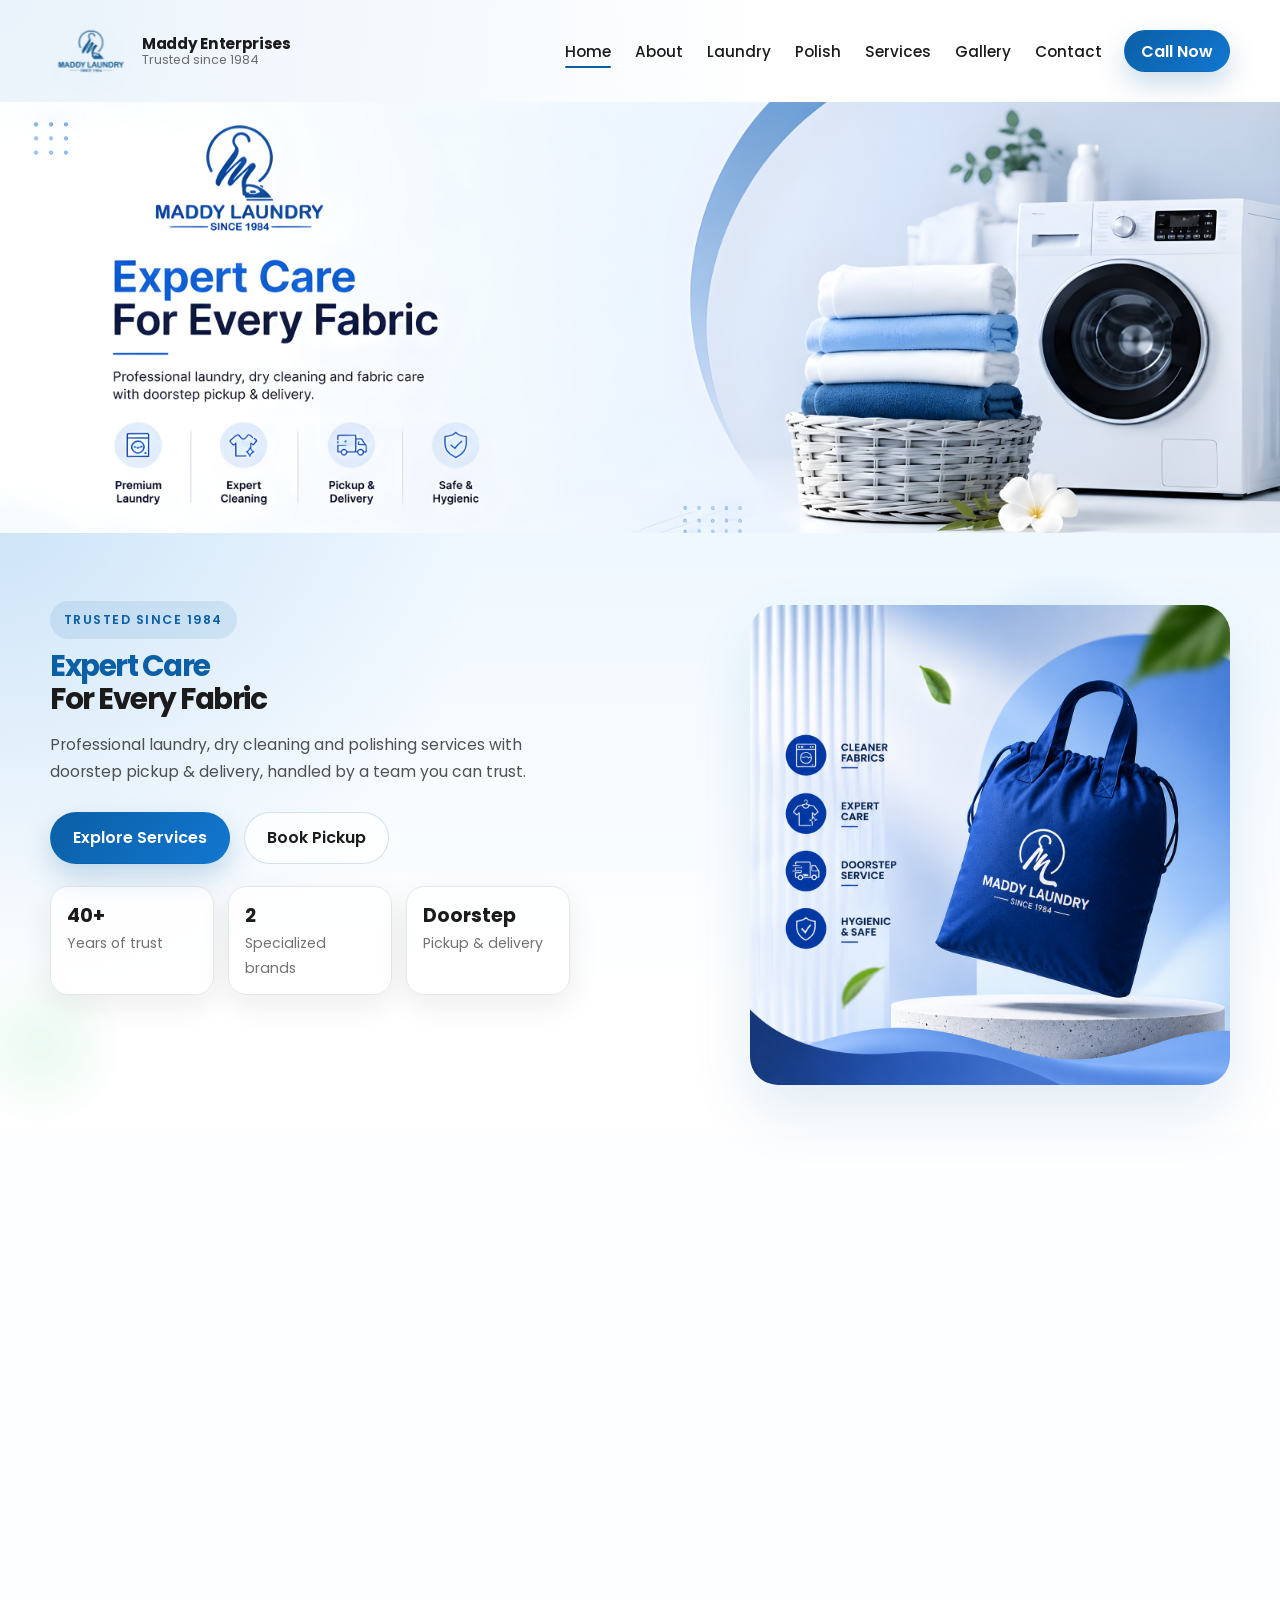
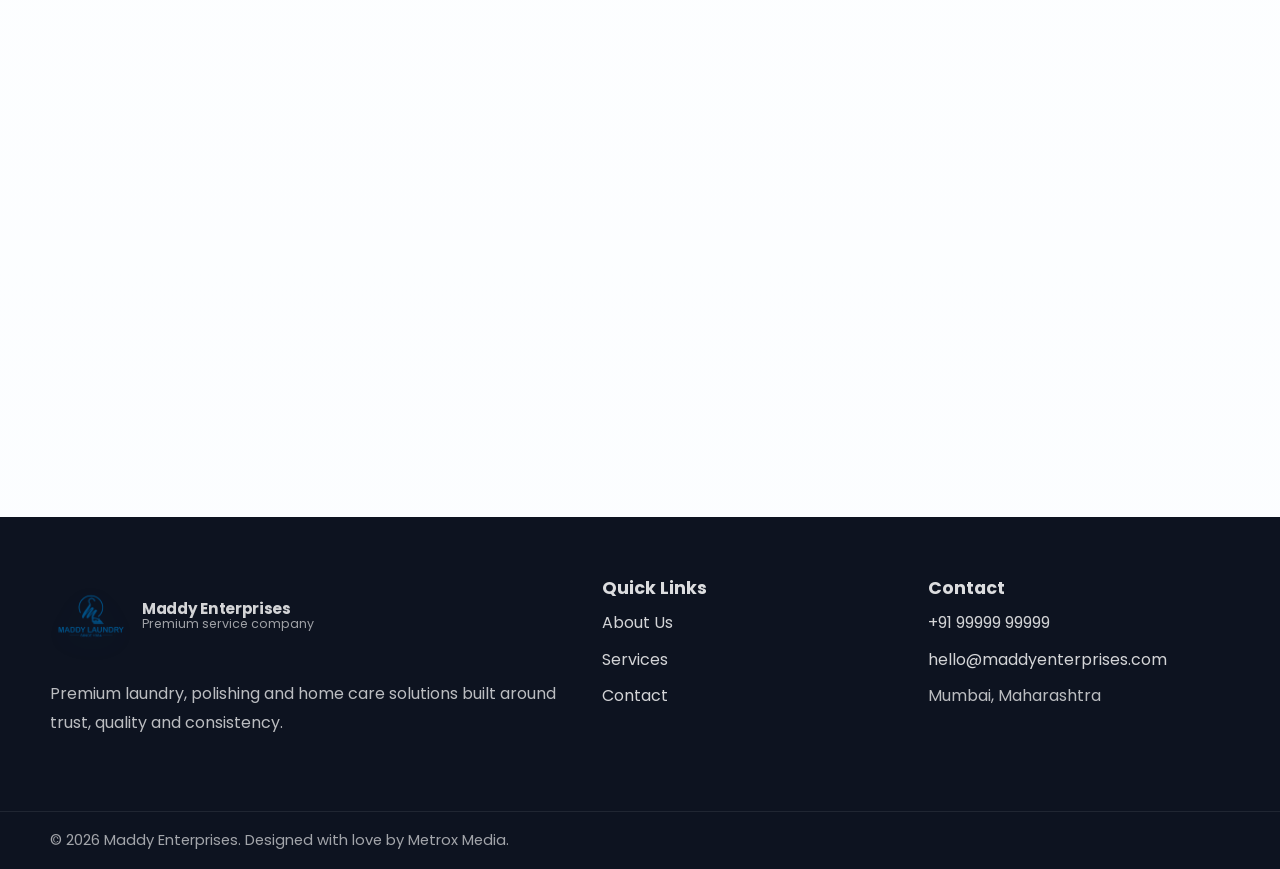
<file: index.html>
<!DOCTYPE html>
<html lang="en">
<head>
  <meta charset="UTF-8" />
  <meta name="viewport" content="width=device-width, initial-scale=1.0" />
  <meta name="description" content="Maddy Enterprises delivers premium laundry, dry cleaning, polishing and home care services in Mumbai." />
  <title>Maddy Enterprises | Premium Laundry & Polishing</title>
  <link rel="preconnect" href="https://fonts.googleapis.com" />
  <link rel="preconnect" href="https://fonts.gstatic.com" crossorigin />
  <link href="https://fonts.googleapis.com/css2?family=Poppins:wght@300;400;500;600;700&display=swap" rel="stylesheet" />
  <link rel="stylesheet" href="css/style.css" />
</head>
<body>
  <header class="site-header" id="top">
    <nav class="navbar container" aria-label="Primary">
      <a class="brand" href="index.html" aria-label="Maddy Enterprises home">
        <img src="Assets/Final%20Logo.png" alt="Maddy Enterprises logo" class="brand__logo" />
        <span class="brand__text">
          <strong>Maddy Enterprises</strong>
          <small>Trusted since 1984</small>
        </span>
      </a>

      <button class="nav-toggle" aria-expanded="false" aria-controls="nav-menu" aria-label="Toggle navigation">
        <span></span><span></span><span></span>
      </button>

      <div class="nav-wrap" id="nav-menu">
        <ul class="nav-links">
          <li><a href="index.html">Home</a></li>
          <li><a href="about.html">About</a></li>
          <li><a href="laundry.html">Laundry</a></li>
          <li><a href="polish.html">Polish</a></li>
          <li><a href="services.html">Services</a></li>
          <li><a href="gallery.html">Gallery</a></li>
          <li><a href="contact.html">Contact</a></li>
        </ul>
        <a class="btn btn--primary btn--small btn-ripple" href="tel:+919999999999">Call Now</a>
      </div>
    </nav>
  </header>

  <main>
    <section class="hero-banner section section--tight" aria-label="Maddy Enterprises hero banner">
      <figure class="hero-banner__frame reveal">
        <picture class="hero-banner__picture">
          <source media="(max-width: 760px)" srcset="Assets/Hero%20Mobile%20Banneer.jpeg" />
          <img
            src="Assets/Hero%20Banner.jpeg"
            alt="Maddy Enterprises premium cleaning and polishing service banner"
            class="hero-banner__image"
          />
        </picture>
      </figure>
    </section>

    <section class="hero section">
      <div class="hero__bg-shape hero__bg-shape--one"></div>
      <div class="hero__bg-shape hero__bg-shape--two"></div>
      <div class="container hero__grid">
        <div class="hero__content reveal reveal--left">
          <span class="badge">Trusted Since 1984</span>
          <h1>
            <span class="hero__headline-main">Expert Care</span>
            <span class="hero__headline-sub">For Every Fabric</span>
          </h1>
          <p>
            Professional laundry, dry cleaning and polishing services with doorstep pickup &amp; delivery, handled by a team you can trust.
          </p>
          <div class="hero__actions">
            <a class="btn btn--primary btn-ripple" href="services.html">Explore Services</a>
            <a class="btn btn--ghost btn-ripple" href="contact.html">Book Pickup</a>
          </div>
          <div class="hero__highlights">
            <div>
              <strong>40+</strong>
              <span>Years of trust</span>
            </div>
            <div>
              <strong>2</strong>
              <span>Specialized brands</span>
            </div>
            <div>
              <strong>Doorstep</strong>
              <span>Pickup &amp; delivery</span>
            </div>
          </div>
        </div>
        <div class="hero__visual reveal reveal--right" aria-label="Premium service visual">
          <img
            src="Assets/HS2.png"
            alt="Maddy Enterprises service visual"
            class="hero__image"
          />
        </div>
      </div>
    </section>

    <section class="trustbar section section--tight">
      <div class="container trustbar__grid">
        <article class="trust-card reveal">
          <span class="trust-card__icon" aria-hidden="true">
            <svg viewBox="0 0 24 24"><path d="M12 2 3 7v6c0 5 3.8 9.7 9 9.99 5.2-.29 9-5 9-9.99V7l-9-5Zm-1 13.59-3.29-3.3 1.42-1.41L11 12.76l4.88-4.88 1.41 1.41-6.29 6.3Z"/></svg>
          </span>
          <strong>40+ Years Experience</strong>
        </article>
        <article class="trust-card reveal">
          <span class="trust-card__icon" aria-hidden="true">
            <svg viewBox="0 0 24 24"><path d="M19 8h-2V6a5 5 0 0 0-10 0v2H5a2 2 0 0 0-2 2v9a3 3 0 0 0 3 3h12a3 3 0 0 0 3-3v-9a2 2 0 0 0-2-2Zm-10-2a3 3 0 0 1 6 0v2H9V6Zm7 10H8v-2h8v2Z"/></svg>
          </span>
          <strong>Pickup &amp; Delivery</strong>
        </article>
        <article class="trust-card reveal">
          <span class="trust-card__icon" aria-hidden="true">
            <svg viewBox="0 0 24 24"><path d="M12 2 4 5v6c0 5.2 3.4 9.7 8 11 4.6-1.3 8-5.8 8-11V5l-8-3Zm0 5a4 4 0 1 1 0 8 4 4 0 0 1 0-8Z"/></svg>
          </span>
          <strong>Affordable Pricing</strong>
        </article>
        <article class="trust-card reveal">
          <span class="trust-card__icon" aria-hidden="true">
            <svg viewBox="0 0 24 24"><path d="M12 2a10 10 0 1 0 10 10A10 10 0 0 0 12 2Zm4.3 8.3-5 5a1 1 0 0 1-1.4 0l-2.2-2.2 1.4-1.4 1.5 1.5 4.3-4.3Z"/></svg>
          </span>
          <strong>100% Satisfaction</strong>
        </article>
      </div>
    </section>

    <section class="brands section">
      <div class="container">
        <div class="section-heading reveal">
          <span class="eyebrow">Our Brands</span>
          <h2>Two specialized brands, one trusted company</h2>
          <p>Each brand focuses on a specific kind of care, so customers get a clearer and more premium experience.</p>
        </div>

        <div class="brand-cards">
          <article class="brand-card brand-card--blue reveal reveal--left">
            <div class="brand-card__top">
              <img src="Assets/Final%20Logo.png" alt="Maddy Laundry logo" />
              <div>
                <h3>Maddy Laundry</h3>
                <p class="brand-card__subtitle">Fabric care specialist</p>
              </div>
            </div>
            <div class="service-tags">
              <span>Dry Cleaning</span><span>Laundry</span><span>Curtains</span><span>Sofa Cleaning</span><span>Pickup &amp; Delivery</span>
            </div>
            <a class="btn btn--light btn-ripple" href="laundry.html">View Laundry Page</a>
          </article>

          <article class="brand-card brand-card--white reveal reveal--right">
            <div class="brand-card__top">
              <img src="Assets/Final%20Logo.png" alt="Maddy Polish logo" />
              <div>
                <h3>Maddy Polish</h3>
                <p class="brand-card__subtitle">Surface care specialist</p>
              </div>
            </div>
            <div class="service-tags">
              <span>Marble Polish</span><span>Granite Polish</span><span>Floor Polish</span><span>House Cleaning</span><span>Sofa Repair</span>
            </div>
            <a class="btn btn--primary btn-ripple" href="polish.html">View Polish Page</a>
          </article>
        </div>
      </div>
    </section>

    <section class="cta section">
      <div class="container cta__box reveal">
        <div>
          <span class="eyebrow eyebrow--light">Need Professional Cleaning Services?</span>
          <h2>Book your pickup today and let our experts handle the rest.</h2>
        </div>
        <div class="cta__actions">
          <a class="btn btn--light btn-ripple" href="contact.html">Contact Us</a>
          <a class="btn btn--ghost btn--ghost-light btn-ripple" href="tel:+919999999999">Call Now</a>
        </div>
      </div>
    </section>
  </main>

  <footer class="site-footer">
    <div class="container footer-grid">
      <div>
        <a class="brand brand--footer" href="index.html">
          <img src="Assets/Final%20Logo.png" alt="Maddy Enterprises logo" class="brand__logo" />
          <span class="brand__text">
            <strong>Maddy Enterprises</strong>
            <small>Premium service company</small>
          </span>
        </a>
        <p>Premium laundry, polishing and home care solutions built around trust, quality and consistency.</p>
      </div>
      <div>
        <h3>Quick Links</h3>
        <ul>
          <li><a href="about.html">About Us</a></li>
          <li><a href="services.html">Services</a></li>
          <li><a href="contact.html">Contact</a></li>
        </ul>
      </div>
      <div>
        <h3>Contact</h3>
        <ul>
          <li><a href="tel:+919999999999">+91 99999 99999</a></li>
          <li><a href="mailto:hello@maddyenterprises.com">hello@maddyenterprises.com</a></li>
          <li><span>Mumbai, Maharashtra</span></li>
        </ul>
      </div>
    </div>
    <div class="footer-bottom">
      <div class="container">
        <p>&copy; 2026 Maddy Enterprises. Designed with love by Metrox Media.</p>
      </div>
    </div>
  </footer>

  <script src="js/script.js"></script>
</body>
</html>
</file>
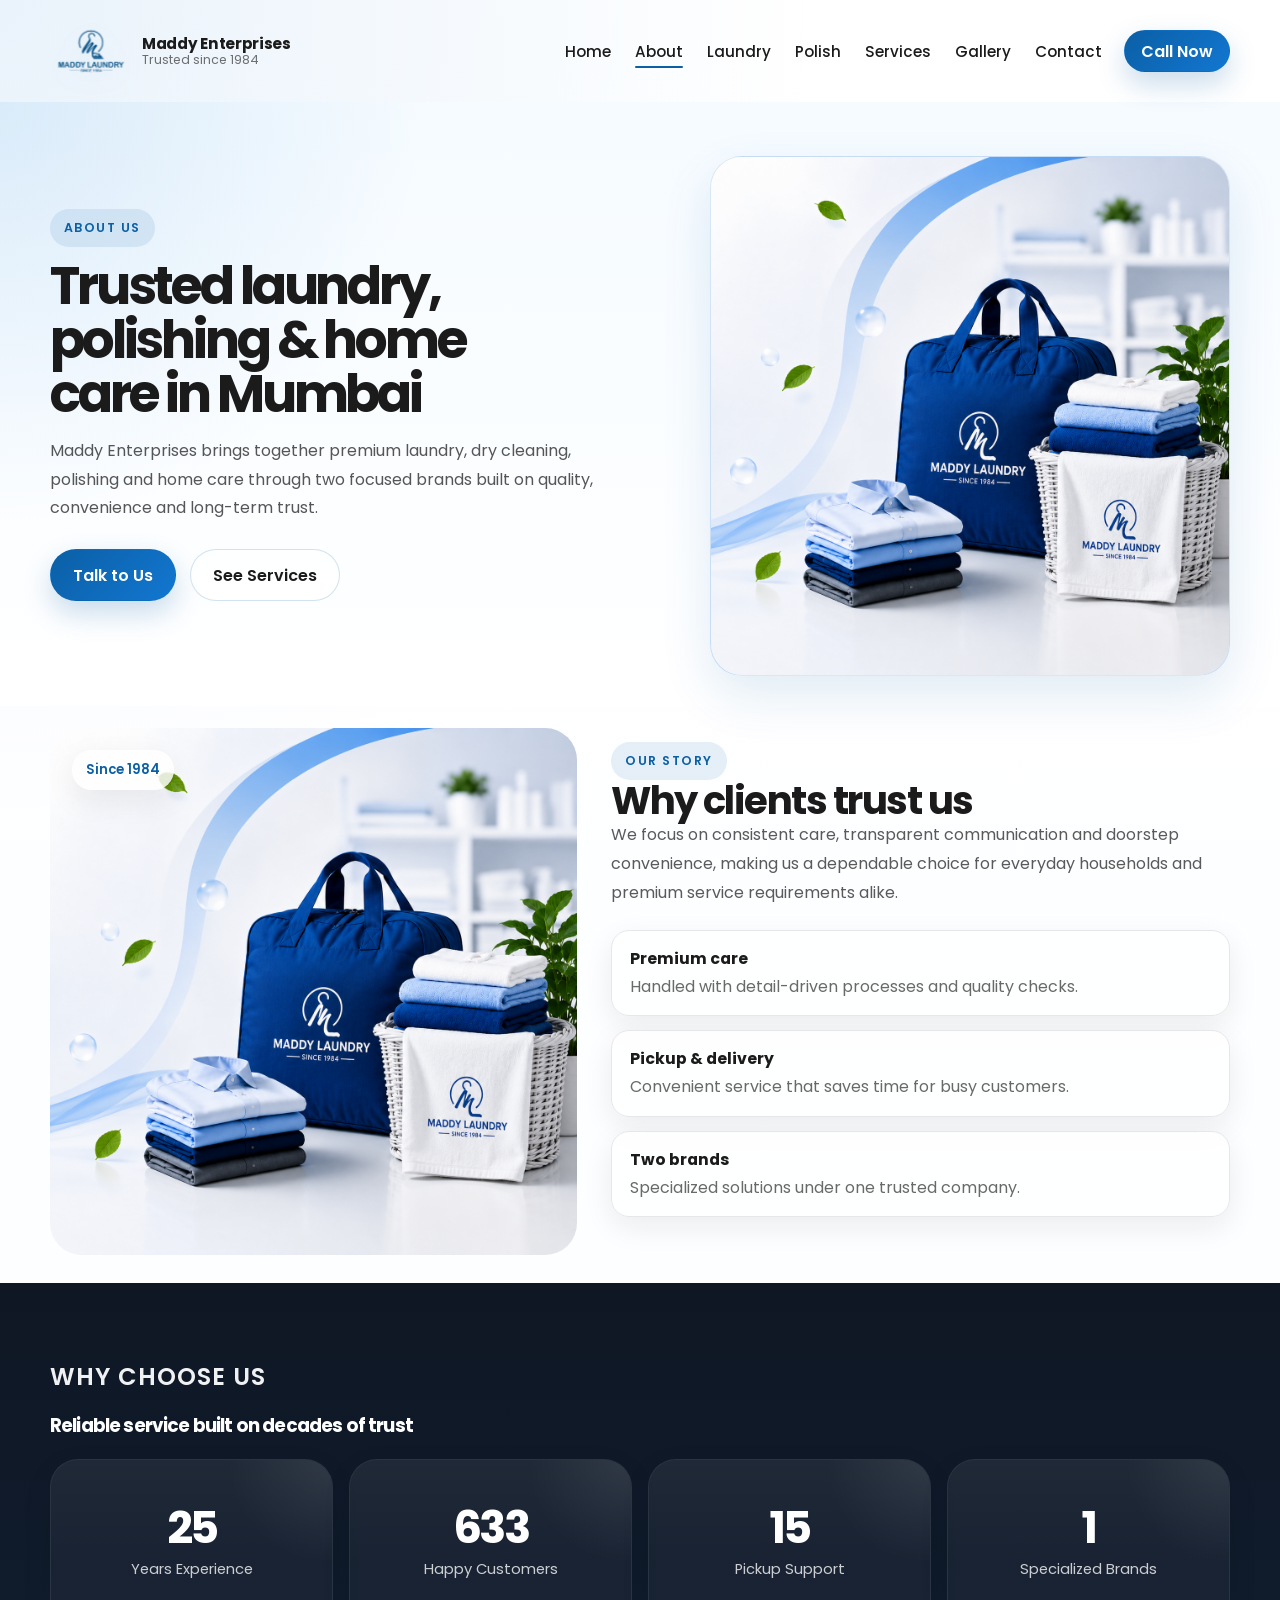
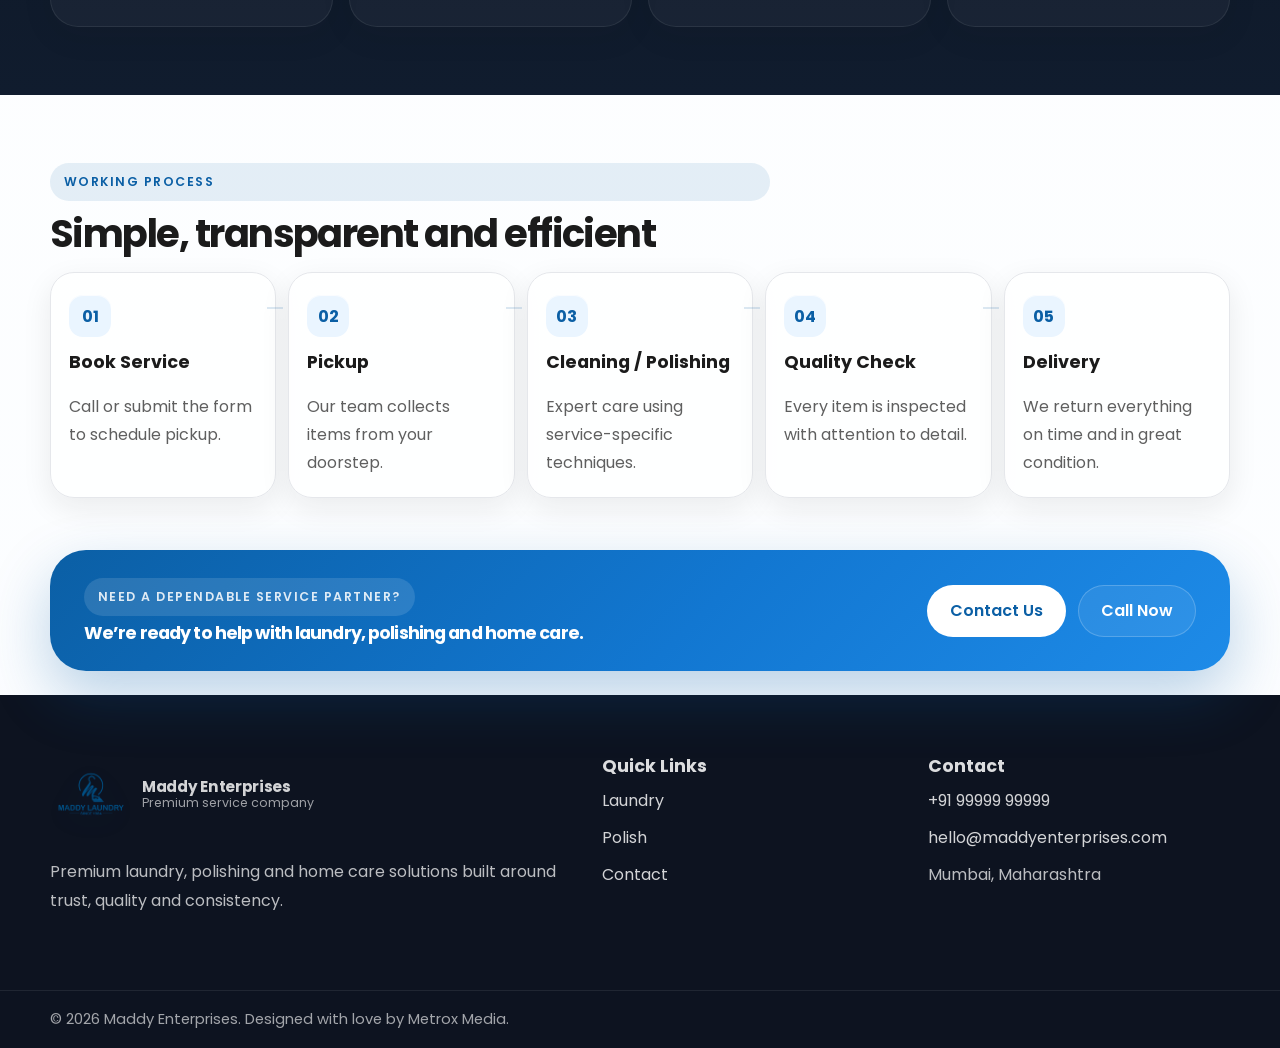
<file: about.html>
<!DOCTYPE html>
<html lang="en">
<head>
  <meta charset="UTF-8" />
  <meta name="viewport" content="width=device-width, initial-scale=1.0" />
  <meta name="description" content="Learn about Maddy Enterprises, trusted laundry and polishing specialists serving Mumbai since 1984." />
  <title>About Maddy Enterprises</title>
  <link rel="preconnect" href="https://fonts.googleapis.com" />
  <link rel="preconnect" href="https://fonts.gstatic.com" crossorigin />
  <link href="https://fonts.googleapis.com/css2?family=Poppins:wght@300;400;500;600;700&display=swap" rel="stylesheet" />
  <link rel="stylesheet" href="css/style.css" />
</head>
<body>
  <header class="site-header" id="top">
    <nav class="navbar container" aria-label="Primary">
      <a class="brand" href="index.html" aria-label="Maddy Enterprises home">
        <img src="Assets/Final%20Logo.png" alt="Maddy Enterprises logo" class="brand__logo" />
        <span class="brand__text">
          <strong>Maddy Enterprises</strong>
          <small>Trusted since 1984</small>
        </span>
      </a>
      <button class="nav-toggle" aria-expanded="false" aria-controls="nav-menu" aria-label="Toggle navigation">
        <span></span><span></span><span></span>
      </button>
      <div class="nav-wrap" id="nav-menu">
        <ul class="nav-links">
          <li><a href="index.html">Home</a></li>
          <li><a href="about.html">About</a></li>
          <li><a href="laundry.html">Laundry</a></li>
          <li><a href="polish.html">Polish</a></li>
          <li><a href="services.html">Services</a></li>
          <li><a href="gallery.html">Gallery</a></li>
          <li><a href="contact.html">Contact</a></li>
        </ul>
        <a class="btn btn--primary btn--small btn-ripple" href="tel:+919999999999">Call Now</a>
      </div>
    </nav>
  </header>

  <main>
    <section class="page-hero section">
      <div class="container page-hero__grid">
        <div class="page-hero__content reveal reveal--left">
          <span class="badge">About Us</span>
          <h1>Trusted laundry, polishing &amp; home care in Mumbai</h1>
          <p>
            Maddy Enterprises brings together premium laundry, dry cleaning, polishing and home care through two focused brands built on quality, convenience and long-term trust.
          </p>
          <div class="hero__actions">
            <a class="btn btn--primary btn-ripple" href="contact.html">Talk to Us</a>
            <a class="btn btn--ghost btn-ripple" href="services.html">See Services</a>
          </div>
        </div>
        <div class="page-hero__visual reveal reveal--right">
          <div class="page-hero__panel">
            <img src="Assets/HS1.png" alt="Maddy Enterprises team and service visual" />
          </div>
        </div>
      </div>
    </section>

    <section class="about section">
      <div class="container">
        <div class="about-grid">
          <div class="section-media reveal reveal--left">
            <div class="about-visual">
              <div class="about-visual__badge">Since 1984</div>
              <div class="placeholder-image placeholder-image--about">
                <img
                  src="Assets/HS1.png"
                  alt="Maddy Enterprises service visual"
                  class="placeholder-image__media placeholder-image__media--about"
                />
              </div>
            </div>
          </div>

          <div class="section-copy reveal reveal--right">
            <span class="eyebrow">Our Story</span>
            <h2>Why clients trust us</h2>
            <p>
              We focus on consistent care, transparent communication and doorstep convenience, making us a dependable choice for everyday households and premium service requirements alike.
            </p>
            <div class="about-points">
              <article class="about-point">
                <strong>Premium care</strong>
                <span>Handled with detail-driven processes and quality checks.</span>
              </article>
              <article class="about-point">
                <strong>Pickup &amp; delivery</strong>
                <span>Convenient service that saves time for busy customers.</span>
              </article>
              <article class="about-point">
                <strong>Two brands</strong>
                <span>Specialized solutions under one trusted company.</span>
              </article>
            </div>
          </div>
        </div>
      </div>
    </section>

    <section class="choose section section--dark">
      <div class="container">
        <div class="section-heading section-heading--light reveal">
          <span class="eyebrow eyebrow--light">Why Choose Us</span>
          <h2>Reliable service built on decades of trust</h2>
        </div>
        <div class="counter-grid">
          <article class="counter-card reveal">
            <span class="counter" data-count="40">0</span>
            <p>Years Experience</p>
          </article>
          <article class="counter-card reveal">
            <span class="counter" data-count="1000">0</span>
            <p>Happy Customers</p>
          </article>
          <article class="counter-card reveal">
            <span class="counter" data-count="24">0</span>
            <p>Pickup Support</p>
          </article>
          <article class="counter-card reveal">
            <span class="counter" data-count="2">0</span>
            <p>Specialized Brands</p>
          </article>
        </div>
      </div>
    </section>

    <section class="process section">
      <div class="container">
        <div class="section-heading reveal">
          <span class="eyebrow">Working Process</span>
          <h2>Simple, transparent and efficient</h2>
        </div>
        <div class="timeline">
          <article class="timeline-step reveal">
            <span>01</span>
            <h3>Book Service</h3>
            <p>Call or submit the form to schedule pickup.</p>
          </article>
          <article class="timeline-step reveal">
            <span>02</span>
            <h3>Pickup</h3>
            <p>Our team collects items from your doorstep.</p>
          </article>
          <article class="timeline-step reveal">
            <span>03</span>
            <h3>Cleaning / Polishing</h3>
            <p>Expert care using service-specific techniques.</p>
          </article>
          <article class="timeline-step reveal">
            <span>04</span>
            <h3>Quality Check</h3>
            <p>Every item is inspected with attention to detail.</p>
          </article>
          <article class="timeline-step reveal">
            <span>05</span>
            <h3>Delivery</h3>
            <p>We return everything on time and in great condition.</p>
          </article>
        </div>
      </div>
    </section>

    <section class="cta section">
      <div class="container cta__box reveal">
        <div>
          <span class="eyebrow eyebrow--light">Need a dependable service partner?</span>
          <h2>We’re ready to help with laundry, polishing and home care.</h2>
        </div>
        <div class="cta__actions">
          <a class="btn btn--light btn-ripple" href="contact.html">Contact Us</a>
          <a class="btn btn--ghost btn--ghost-light btn-ripple" href="tel:+919999999999">Call Now</a>
        </div>
      </div>
    </section>
  </main>

  <footer class="site-footer">
    <div class="container footer-grid">
      <div>
        <a class="brand brand--footer" href="index.html">
          <img src="Assets/Final%20Logo.png" alt="Maddy Enterprises logo" class="brand__logo" />
          <span class="brand__text">
            <strong>Maddy Enterprises</strong>
            <small>Premium service company</small>
          </span>
        </a>
        <p>Premium laundry, polishing and home care solutions built around trust, quality and consistency.</p>
      </div>
      <div>
        <h3>Quick Links</h3>
        <ul>
          <li><a href="laundry.html">Laundry</a></li>
          <li><a href="polish.html">Polish</a></li>
          <li><a href="contact.html">Contact</a></li>
        </ul>
      </div>
      <div>
        <h3>Contact</h3>
        <ul>
          <li><a href="tel:+919999999999">+91 99999 99999</a></li>
          <li><a href="mailto:hello@maddyenterprises.com">hello@maddyenterprises.com</a></li>
          <li><span>Mumbai, Maharashtra</span></li>
        </ul>
      </div>
    </div>
    <div class="footer-bottom">
      <div class="container">
        <p>&copy; 2026 Maddy Enterprises. Designed with love by Metrox Media.</p>
      </div>
    </div>
  </footer>

  <script src="js/script.js"></script>
</body>
</html>
</file>
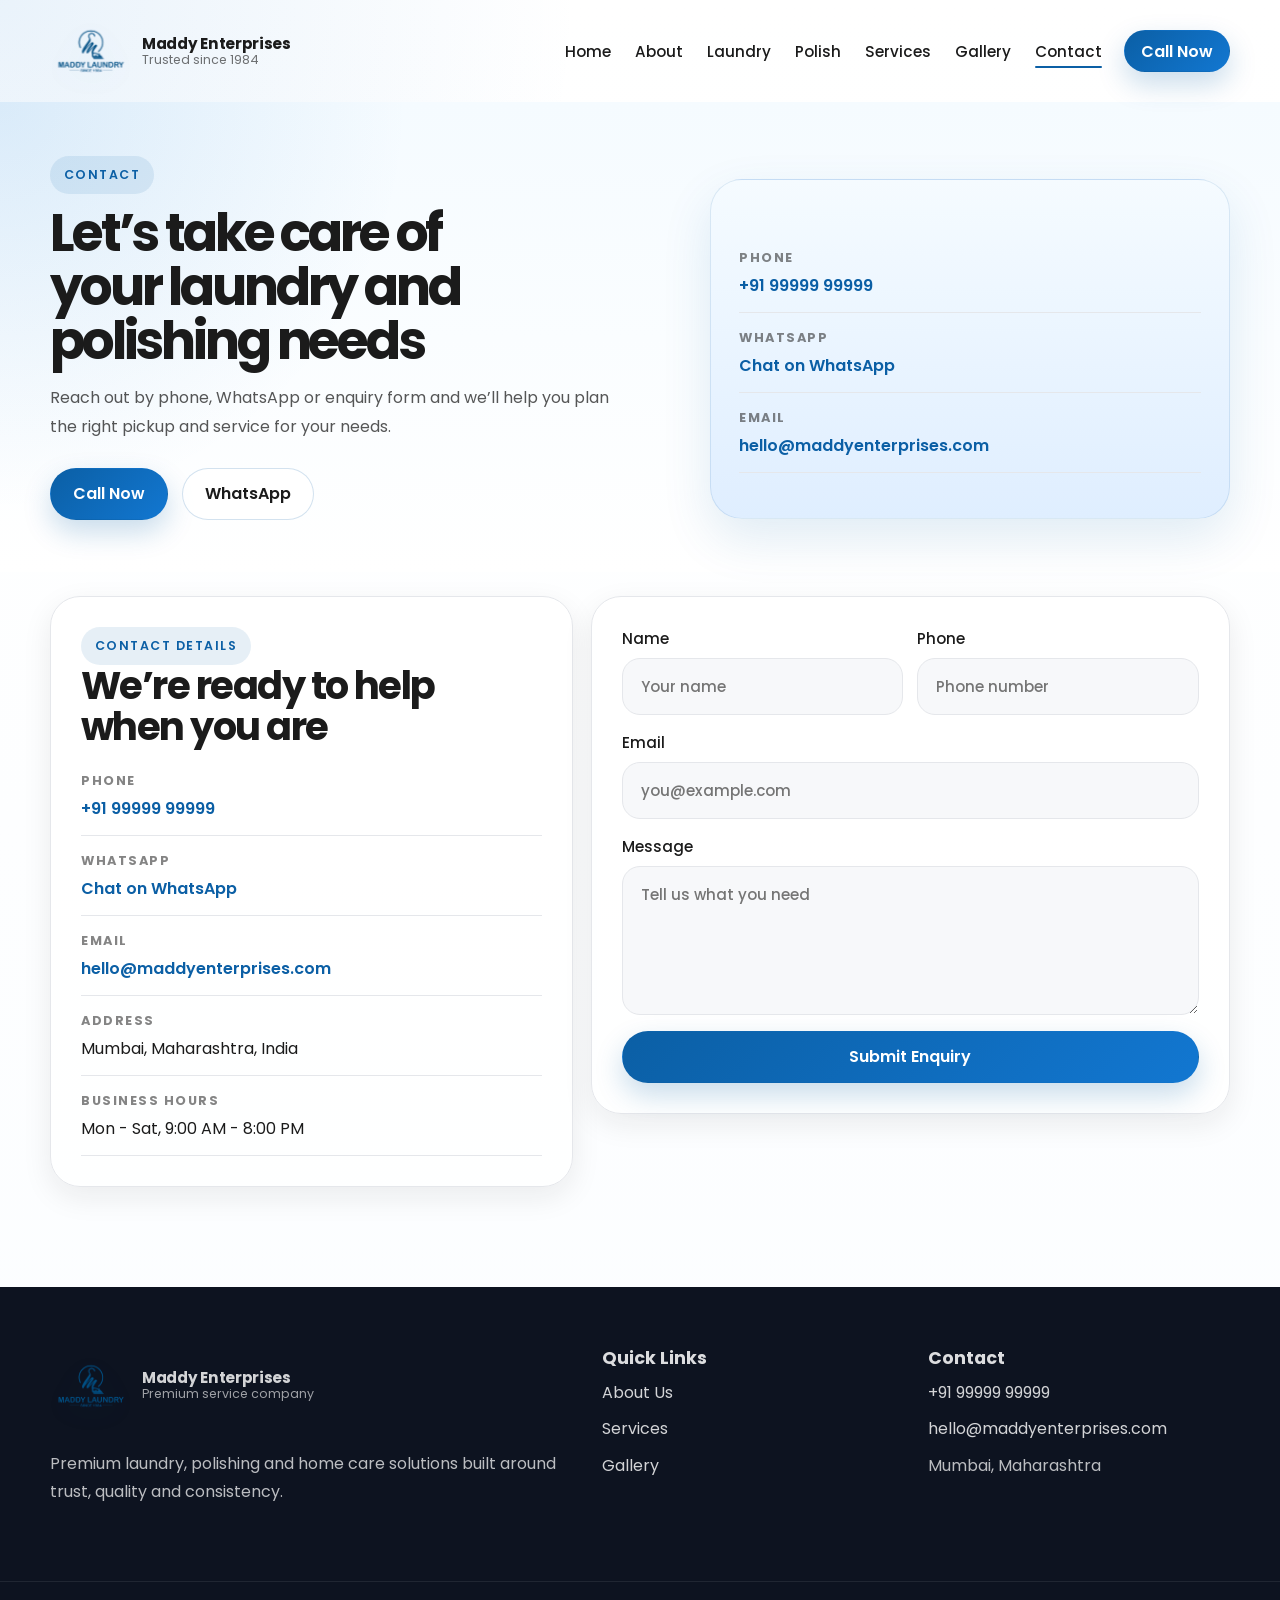
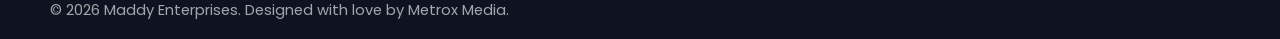
<file: contact.html>
<!DOCTYPE html>
<html lang="en">
<head>
  <meta charset="UTF-8" />
  <meta name="viewport" content="width=device-width, initial-scale=1.0" />
  <meta name="description" content="Contact Maddy Enterprises to book laundry, polishing and home care services in Mumbai." />
  <title>Contact Maddy Enterprises</title>
  <link rel="preconnect" href="https://fonts.googleapis.com" />
  <link rel="preconnect" href="https://fonts.gstatic.com" crossorigin />
  <link href="https://fonts.googleapis.com/css2?family=Poppins:wght@300;400;500;600;700&display=swap" rel="stylesheet" />
  <link rel="stylesheet" href="css/style.css" />
</head>
<body>
  <header class="site-header" id="top">
    <nav class="navbar container" aria-label="Primary">
      <a class="brand" href="index.html" aria-label="Maddy Enterprises home">
        <img src="Assets/Final%20Logo.png" alt="Maddy Enterprises logo" class="brand__logo" />
        <span class="brand__text">
          <strong>Maddy Enterprises</strong>
          <small>Trusted since 1984</small>
        </span>
      </a>
      <button class="nav-toggle" aria-expanded="false" aria-controls="nav-menu" aria-label="Toggle navigation">
        <span></span><span></span><span></span>
      </button>
      <div class="nav-wrap" id="nav-menu">
        <ul class="nav-links">
          <li><a href="index.html">Home</a></li>
          <li><a href="about.html">About</a></li>
          <li><a href="laundry.html">Laundry</a></li>
          <li><a href="polish.html">Polish</a></li>
          <li><a href="services.html">Services</a></li>
          <li><a href="gallery.html">Gallery</a></li>
          <li><a href="contact.html">Contact</a></li>
        </ul>
        <a class="btn btn--primary btn--small btn-ripple" href="tel:+919999999999">Call Now</a>
      </div>
    </nav>
  </header>

  <main>
    <section class="page-hero section">
      <div class="container page-hero__grid">
        <div class="page-hero__content reveal reveal--left">
          <span class="badge">Contact</span>
          <h1>Let’s take care of your laundry and polishing needs</h1>
          <p>
            Reach out by phone, WhatsApp or enquiry form and we’ll help you plan the right pickup and service for your needs.
          </p>
          <div class="hero__actions">
            <a class="btn btn--primary btn-ripple" href="tel:+919999999999">Call Now</a>
            <a class="btn btn--ghost btn-ripple" href="https://wa.me/919999999999" target="_blank" rel="noreferrer">WhatsApp</a>
          </div>
        </div>
        <div class="page-hero__visual reveal reveal--right">
          <div class="page-hero__panel page-hero__panel--stack">
            <div class="contact-list">
              <div><strong>Phone</strong><a href="tel:+919999999999">+91 99999 99999</a></div>
              <div><strong>WhatsApp</strong><a href="https://wa.me/919999999999" target="_blank" rel="noreferrer">Chat on WhatsApp</a></div>
              <div><strong>Email</strong><a href="mailto:hello@maddyenterprises.com">hello@maddyenterprises.com</a></div>
            </div>
          </div>
        </div>
      </div>
    </section>

    <section class="contact section">
      <div class="container contact-grid">
        <div class="contact-info reveal reveal--left">
          <span class="eyebrow">Contact Details</span>
          <h2>We’re ready to help when you are</h2>
          <div class="contact-list">
            <div><strong>Phone</strong><a href="tel:+919999999999">+91 99999 99999</a></div>
            <div><strong>WhatsApp</strong><a href="https://wa.me/919999999999" target="_blank" rel="noreferrer">Chat on WhatsApp</a></div>
            <div><strong>Email</strong><a href="mailto:hello@maddyenterprises.com">hello@maddyenterprises.com</a></div>
            <div><strong>Address</strong><span>Mumbai, Maharashtra, India</span></div>
            <div><strong>Business Hours</strong><span>Mon - Sat, 9:00 AM - 8:00 PM</span></div>
          </div>
        </div>

        <form class="contact-form reveal reveal--right">
          <div class="field-row">
            <label>
              <span>Name</span>
              <input type="text" name="name" placeholder="Your name" required />
            </label>
            <label>
              <span>Phone</span>
              <input type="tel" name="phone" placeholder="Phone number" required />
            </label>
          </div>
          <label>
            <span>Email</span>
            <input type="email" name="email" placeholder="you@example.com" />
          </label>
          <label>
            <span>Message</span>
            <textarea name="message" rows="5" placeholder="Tell us what you need" required></textarea>
          </label>
          <button class="btn btn--primary btn--full btn-ripple" type="submit">Submit Enquiry</button>
        </form>
      </div>
    </section>
  </main>

  <footer class="site-footer">
    <div class="container footer-grid">
      <div>
        <a class="brand brand--footer" href="index.html">
          <img src="Assets/Final%20Logo.png" alt="Maddy Enterprises logo" class="brand__logo" />
          <span class="brand__text">
            <strong>Maddy Enterprises</strong>
            <small>Premium service company</small>
          </span>
        </a>
        <p>Premium laundry, polishing and home care solutions built around trust, quality and consistency.</p>
      </div>
      <div>
        <h3>Quick Links</h3>
        <ul>
          <li><a href="about.html">About Us</a></li>
          <li><a href="services.html">Services</a></li>
          <li><a href="gallery.html">Gallery</a></li>
        </ul>
      </div>
      <div>
        <h3>Contact</h3>
        <ul>
          <li><a href="tel:+919999999999">+91 99999 99999</a></li>
          <li><a href="mailto:hello@maddyenterprises.com">hello@maddyenterprises.com</a></li>
          <li><span>Mumbai, Maharashtra</span></li>
        </ul>
      </div>
    </div>
    <div class="footer-bottom">
      <div class="container">
        <p>&copy; 2026 Maddy Enterprises. Designed with love by Metrox Media.</p>
      </div>
    </div>
  </footer>

  <script src="js/script.js"></script>
</body>
</html>
</file>
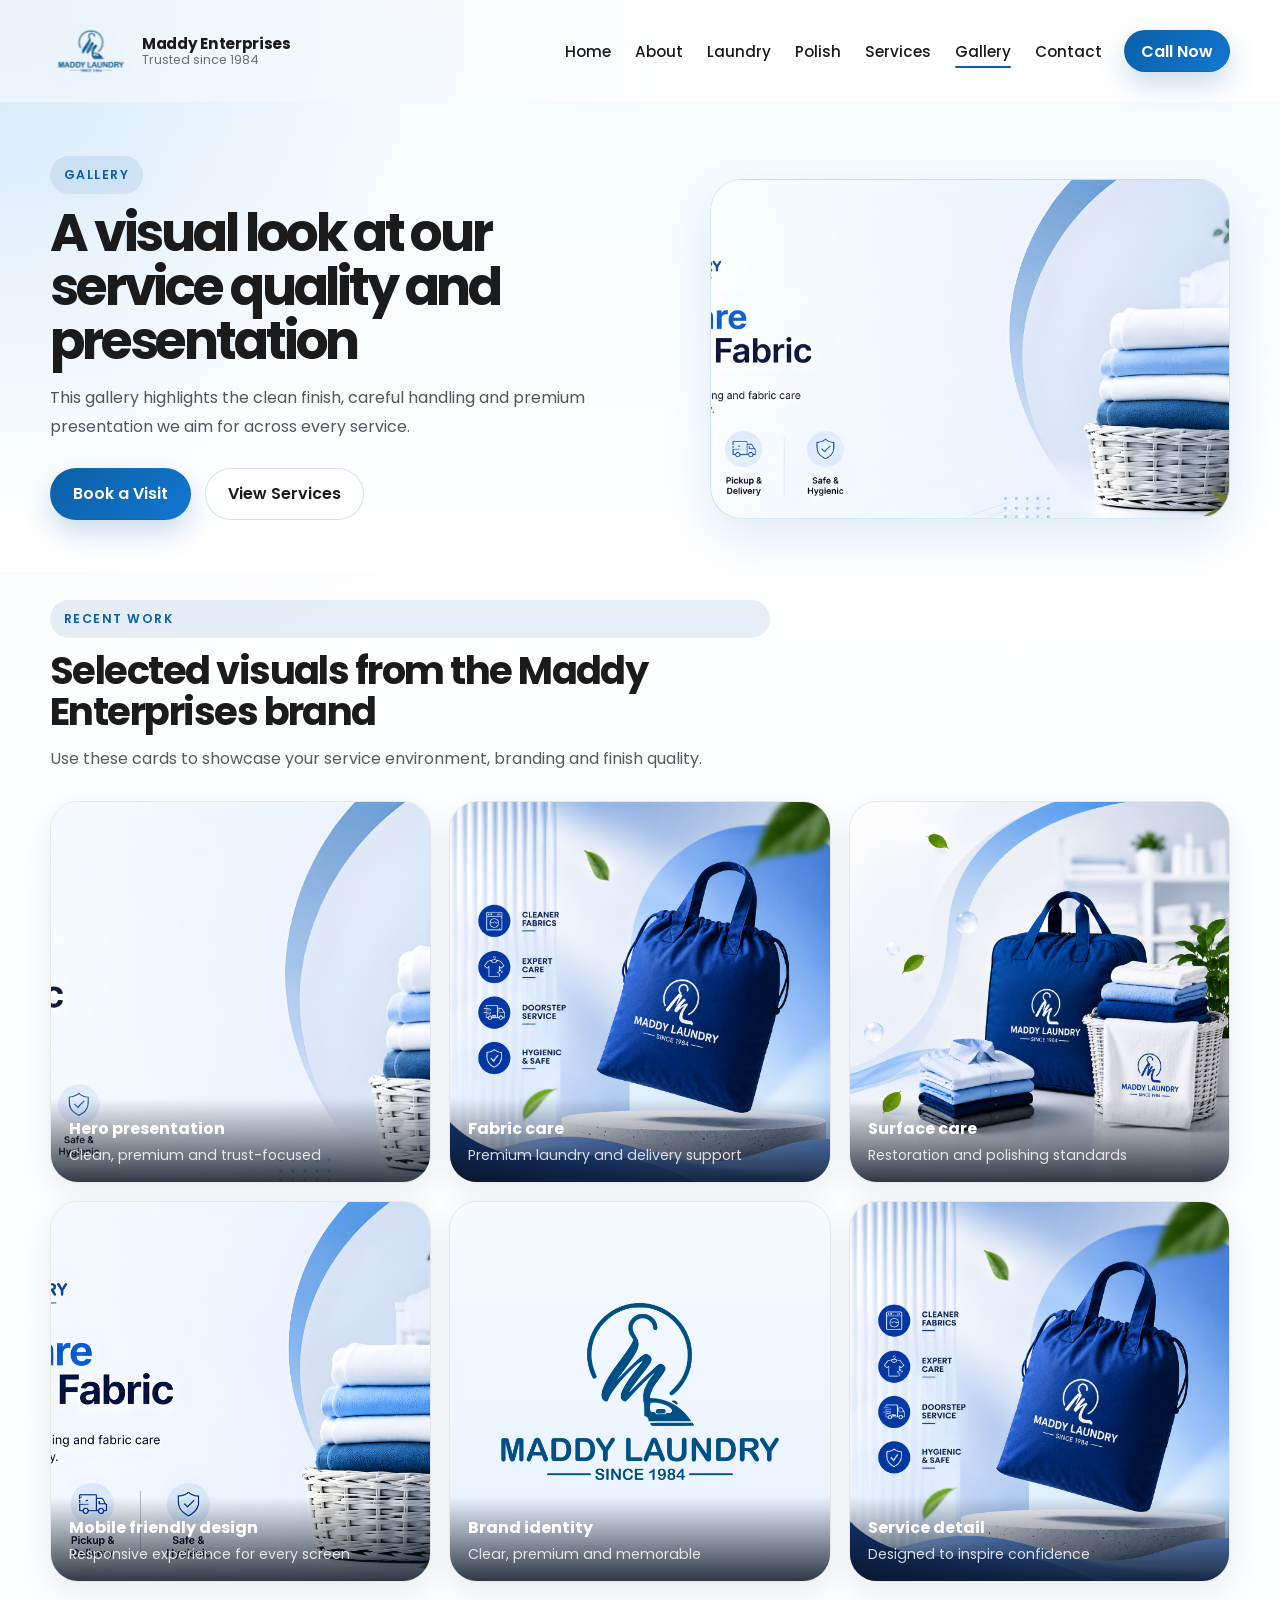
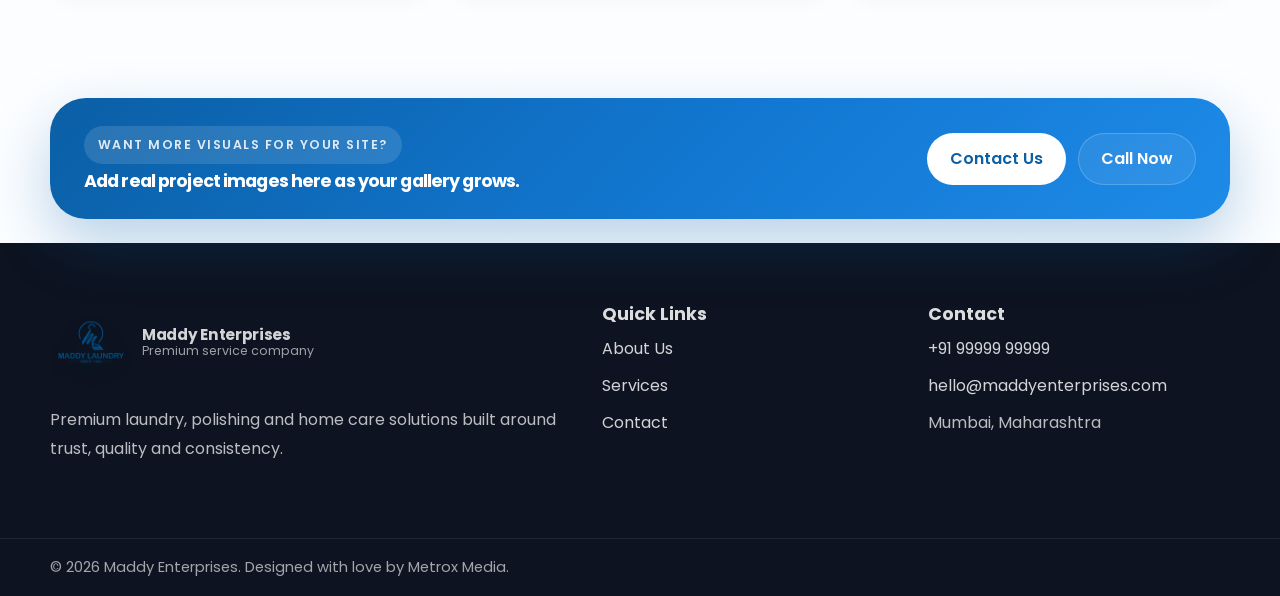
<file: gallery.html>
<!DOCTYPE html>
<html lang="en">
<head>
  <meta charset="UTF-8" />
  <meta name="viewport" content="width=device-width, initial-scale=1.0" />
  <meta name="description" content="Browse the Maddy Enterprises gallery featuring laundry, polishing and service visuals." />
  <title>Maddy Enterprises Gallery</title>
  <link rel="preconnect" href="https://fonts.googleapis.com" />
  <link rel="preconnect" href="https://fonts.gstatic.com" crossorigin />
  <link href="https://fonts.googleapis.com/css2?family=Poppins:wght@300;400;500;600;700&display=swap" rel="stylesheet" />
  <link rel="stylesheet" href="css/style.css" />
</head>
<body>
  <header class="site-header" id="top">
    <nav class="navbar container" aria-label="Primary">
      <a class="brand" href="index.html" aria-label="Maddy Enterprises home">
        <img src="Assets/Final%20Logo.png" alt="Maddy Enterprises logo" class="brand__logo" />
        <span class="brand__text">
          <strong>Maddy Enterprises</strong>
          <small>Trusted since 1984</small>
        </span>
      </a>
      <button class="nav-toggle" aria-expanded="false" aria-controls="nav-menu" aria-label="Toggle navigation">
        <span></span><span></span><span></span>
      </button>
      <div class="nav-wrap" id="nav-menu">
        <ul class="nav-links">
          <li><a href="index.html">Home</a></li>
          <li><a href="about.html">About</a></li>
          <li><a href="laundry.html">Laundry</a></li>
          <li><a href="polish.html">Polish</a></li>
          <li><a href="services.html">Services</a></li>
          <li><a href="gallery.html">Gallery</a></li>
          <li><a href="contact.html">Contact</a></li>
        </ul>
        <a class="btn btn--primary btn--small btn-ripple" href="tel:+919999999999">Call Now</a>
      </div>
    </nav>
  </header>

  <main>
    <section class="page-hero section">
      <div class="container page-hero__grid">
        <div class="page-hero__content reveal reveal--left">
          <span class="badge">Gallery</span>
          <h1>A visual look at our service quality and presentation</h1>
          <p>
            This gallery highlights the clean finish, careful handling and premium presentation we aim for across every service.
          </p>
          <div class="hero__actions">
            <a class="btn btn--primary btn-ripple" href="contact.html">Book a Visit</a>
            <a class="btn btn--ghost btn-ripple" href="services.html">View Services</a>
          </div>
        </div>
        <div class="page-hero__visual reveal reveal--right">
          <div class="page-hero__panel">
            <img src="Assets/Hero%20Banner.jpeg" alt="Premium cleaning banner" />
          </div>
        </div>
      </div>
    </section>

    <section class="brands section">
      <div class="container">
        <div class="section-heading reveal">
          <span class="eyebrow">Recent Work</span>
          <h2>Selected visuals from the Maddy Enterprises brand</h2>
          <p>Use these cards to showcase your service environment, branding and finish quality.</p>
        </div>

        <div class="gallery-grid">
          <figure class="gallery-card reveal">
            <img src="Assets/Hero%20Banner.jpeg" alt="Premium hero banner" />
            <figcaption class="gallery-card__overlay">
              <strong>Hero presentation</strong>
              <span>Clean, premium and trust-focused</span>
            </figcaption>
          </figure>
          <figure class="gallery-card reveal">
            <img src="Assets/HS2.png" alt="Laundry and service visual" />
            <figcaption class="gallery-card__overlay">
              <strong>Fabric care</strong>
              <span>Premium laundry and delivery support</span>
            </figcaption>
          </figure>
          <figure class="gallery-card reveal">
            <img src="Assets/HS1.png" alt="Polishing and service visual" />
            <figcaption class="gallery-card__overlay">
              <strong>Surface care</strong>
              <span>Restoration and polishing standards</span>
            </figcaption>
          </figure>
          <figure class="gallery-card reveal">
            <img src="Assets/Hero%20Mobile%20Banneer.jpeg" alt="Mobile hero banner" />
            <figcaption class="gallery-card__overlay">
              <strong>Mobile friendly design</strong>
              <span>Responsive experience for every screen</span>
            </figcaption>
          </figure>
          <figure class="gallery-card reveal">
            <img src="Assets/Final%20Logo.png" alt="Maddy Enterprises logo" />
            <figcaption class="gallery-card__overlay">
              <strong>Brand identity</strong>
              <span>Clear, premium and memorable</span>
            </figcaption>
          </figure>
          <figure class="gallery-card reveal">
            <img src="Assets/HS2.png" alt="Service and product display" />
            <figcaption class="gallery-card__overlay">
              <strong>Service detail</strong>
              <span>Designed to inspire confidence</span>
            </figcaption>
          </figure>
        </div>
      </div>
    </section>

    <section class="cta section">
      <div class="container cta__box reveal">
        <div>
          <span class="eyebrow eyebrow--light">Want more visuals for your site?</span>
          <h2>Add real project images here as your gallery grows.</h2>
        </div>
        <div class="cta__actions">
          <a class="btn btn--light btn-ripple" href="contact.html">Contact Us</a>
          <a class="btn btn--ghost btn--ghost-light btn-ripple" href="tel:+919999999999">Call Now</a>
        </div>
      </div>
    </section>
  </main>

  <footer class="site-footer">
    <div class="container footer-grid">
      <div>
        <a class="brand brand--footer" href="index.html">
          <img src="Assets/Final%20Logo.png" alt="Maddy Enterprises logo" class="brand__logo" />
          <span class="brand__text">
            <strong>Maddy Enterprises</strong>
            <small>Premium service company</small>
          </span>
        </a>
        <p>Premium laundry, polishing and home care solutions built around trust, quality and consistency.</p>
      </div>
      <div>
        <h3>Quick Links</h3>
        <ul>
          <li><a href="about.html">About Us</a></li>
          <li><a href="services.html">Services</a></li>
          <li><a href="contact.html">Contact</a></li>
        </ul>
      </div>
      <div>
        <h3>Contact</h3>
        <ul>
          <li><a href="tel:+919999999999">+91 99999 99999</a></li>
          <li><a href="mailto:hello@maddyenterprises.com">hello@maddyenterprises.com</a></li>
          <li><span>Mumbai, Maharashtra</span></li>
        </ul>
      </div>
    </div>
    <div class="footer-bottom">
      <div class="container">
        <p>&copy; 2026 Maddy Enterprises. Designed with love by Metrox Media.</p>
      </div>
    </div>
  </footer>

  <script src="js/script.js"></script>
</body>
</html>
</file>
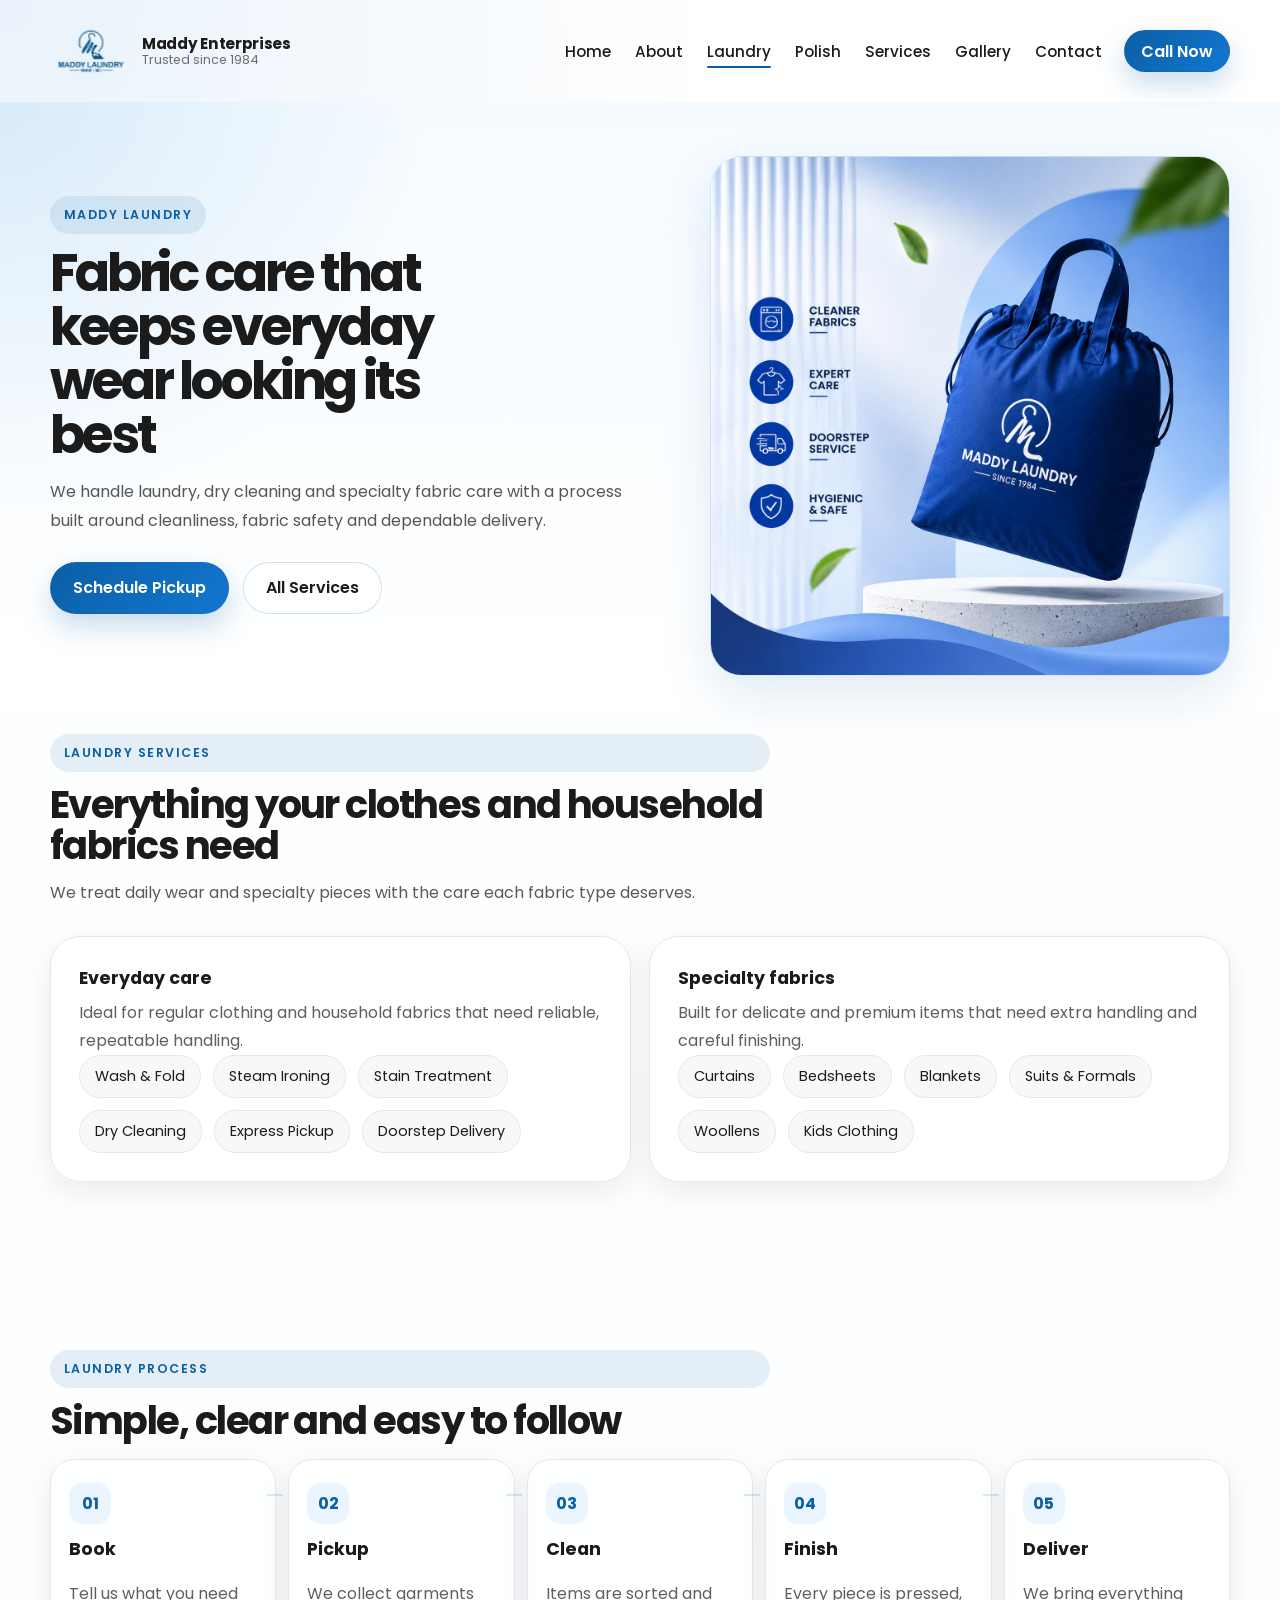
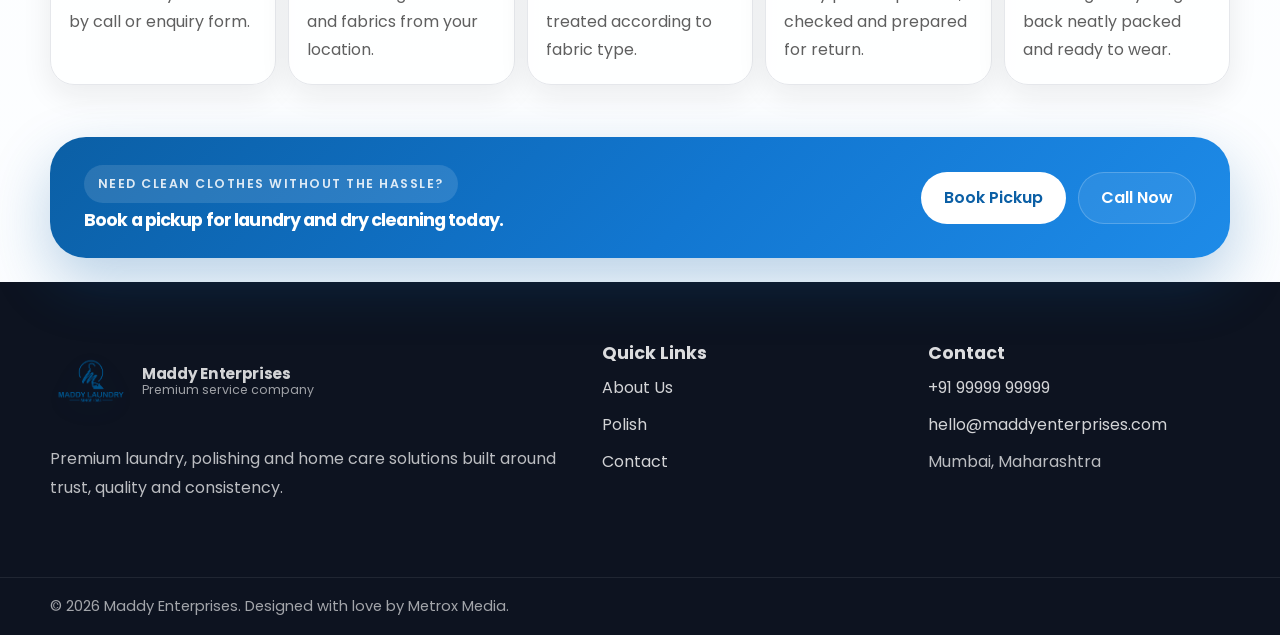
<file: laundry.html>
<!DOCTYPE html>
<html lang="en">
<head>
  <meta charset="UTF-8" />
  <meta name="viewport" content="width=device-width, initial-scale=1.0" />
  <meta name="description" content="Explore professional laundry and dry cleaning services from Maddy Laundry." />
  <title>Maddy Laundry Services</title>
  <link rel="preconnect" href="https://fonts.googleapis.com" />
  <link rel="preconnect" href="https://fonts.gstatic.com" crossorigin />
  <link href="https://fonts.googleapis.com/css2?family=Poppins:wght@300;400;500;600;700&display=swap" rel="stylesheet" />
  <link rel="stylesheet" href="css/style.css" />
</head>
<body>
  <header class="site-header" id="top">
    <nav class="navbar container" aria-label="Primary">
      <a class="brand" href="index.html" aria-label="Maddy Enterprises home">
        <img src="Assets/Final%20Logo.png" alt="Maddy Enterprises logo" class="brand__logo" />
        <span class="brand__text">
          <strong>Maddy Enterprises</strong>
          <small>Trusted since 1984</small>
        </span>
      </a>
      <button class="nav-toggle" aria-expanded="false" aria-controls="nav-menu" aria-label="Toggle navigation">
        <span></span><span></span><span></span>
      </button>
      <div class="nav-wrap" id="nav-menu">
        <ul class="nav-links">
          <li><a href="index.html">Home</a></li>
          <li><a href="about.html">About</a></li>
          <li><a href="laundry.html">Laundry</a></li>
          <li><a href="polish.html">Polish</a></li>
          <li><a href="services.html">Services</a></li>
          <li><a href="gallery.html">Gallery</a></li>
          <li><a href="contact.html">Contact</a></li>
        </ul>
        <a class="btn btn--primary btn--small btn-ripple" href="tel:+919999999999">Call Now</a>
      </div>
    </nav>
  </header>

  <main>
    <section class="page-hero section">
      <div class="container page-hero__grid">
        <div class="page-hero__content reveal reveal--left">
          <span class="badge">Maddy Laundry</span>
          <h1>Fabric care that keeps everyday wear looking its best</h1>
          <p>
            We handle laundry, dry cleaning and specialty fabric care with a process built around cleanliness, fabric safety and dependable delivery.
          </p>
          <div class="hero__actions">
            <a class="btn btn--primary btn-ripple" href="contact.html">Schedule Pickup</a>
            <a class="btn btn--ghost btn-ripple" href="services.html">All Services</a>
          </div>
        </div>
        <div class="page-hero__visual reveal reveal--right">
          <div class="page-hero__panel">
            <img src="Assets/HS2.png" alt="Laundry care visual" />
          </div>
        </div>
      </div>
    </section>

    <section class="brands section">
      <div class="container">
        <div class="section-heading reveal">
          <span class="eyebrow">Laundry Services</span>
          <h2>Everything your clothes and household fabrics need</h2>
          <p>We treat daily wear and specialty pieces with the care each fabric type deserves.</p>
        </div>

        <div class="service-columns">
          <article class="service-group reveal reveal--left">
            <h3>Everyday care</h3>
            <p>Ideal for regular clothing and household fabrics that need reliable, repeatable handling.</p>
            <div class="service-grid">
              <span class="service-item">Wash &amp; Fold</span>
              <span class="service-item">Steam Ironing</span>
              <span class="service-item">Stain Treatment</span>
              <span class="service-item">Dry Cleaning</span>
              <span class="service-item">Express Pickup</span>
              <span class="service-item">Doorstep Delivery</span>
            </div>
          </article>

          <article class="service-group reveal reveal--right">
            <h3>Specialty fabrics</h3>
            <p>Built for delicate and premium items that need extra handling and careful finishing.</p>
            <div class="service-grid">
              <span class="service-item">Curtains</span>
              <span class="service-item">Bedsheets</span>
              <span class="service-item">Blankets</span>
              <span class="service-item">Suits &amp; Formals</span>
              <span class="service-item">Woollens</span>
              <span class="service-item">Kids Clothing</span>
            </div>
          </article>
        </div>
      </div>
    </section>

    <section class="process section">
      <div class="container">
        <div class="section-heading reveal">
          <span class="eyebrow">Laundry Process</span>
          <h2>Simple, clear and easy to follow</h2>
        </div>
        <div class="timeline">
          <article class="timeline-step reveal">
            <span>01</span>
            <h3>Book</h3>
            <p>Tell us what you need by call or enquiry form.</p>
          </article>
          <article class="timeline-step reveal">
            <span>02</span>
            <h3>Pickup</h3>
            <p>We collect garments and fabrics from your location.</p>
          </article>
          <article class="timeline-step reveal">
            <span>03</span>
            <h3>Clean</h3>
            <p>Items are sorted and treated according to fabric type.</p>
          </article>
          <article class="timeline-step reveal">
            <span>04</span>
            <h3>Finish</h3>
            <p>Every piece is pressed, checked and prepared for return.</p>
          </article>
          <article class="timeline-step reveal">
            <span>05</span>
            <h3>Deliver</h3>
            <p>We bring everything back neatly packed and ready to wear.</p>
          </article>
        </div>
      </div>
    </section>

    <section class="cta section">
      <div class="container cta__box reveal">
        <div>
          <span class="eyebrow eyebrow--light">Need clean clothes without the hassle?</span>
          <h2>Book a pickup for laundry and dry cleaning today.</h2>
        </div>
        <div class="cta__actions">
          <a class="btn btn--light btn-ripple" href="contact.html">Book Pickup</a>
          <a class="btn btn--ghost btn--ghost-light btn-ripple" href="tel:+919999999999">Call Now</a>
        </div>
      </div>
    </section>
  </main>

  <footer class="site-footer">
    <div class="container footer-grid">
      <div>
        <a class="brand brand--footer" href="index.html">
          <img src="Assets/Final%20Logo.png" alt="Maddy Enterprises logo" class="brand__logo" />
          <span class="brand__text">
            <strong>Maddy Enterprises</strong>
            <small>Premium service company</small>
          </span>
        </a>
        <p>Premium laundry, polishing and home care solutions built around trust, quality and consistency.</p>
      </div>
      <div>
        <h3>Quick Links</h3>
        <ul>
          <li><a href="about.html">About Us</a></li>
          <li><a href="polish.html">Polish</a></li>
          <li><a href="contact.html">Contact</a></li>
        </ul>
      </div>
      <div>
        <h3>Contact</h3>
        <ul>
          <li><a href="tel:+919999999999">+91 99999 99999</a></li>
          <li><a href="mailto:hello@maddyenterprises.com">hello@maddyenterprises.com</a></li>
          <li><span>Mumbai, Maharashtra</span></li>
        </ul>
      </div>
    </div>
    <div class="footer-bottom">
      <div class="container">
        <p>&copy; 2026 Maddy Enterprises. Designed with love by Metrox Media.</p>
      </div>
    </div>
  </footer>

  <script src="js/script.js"></script>
</body>
</html>
</file>
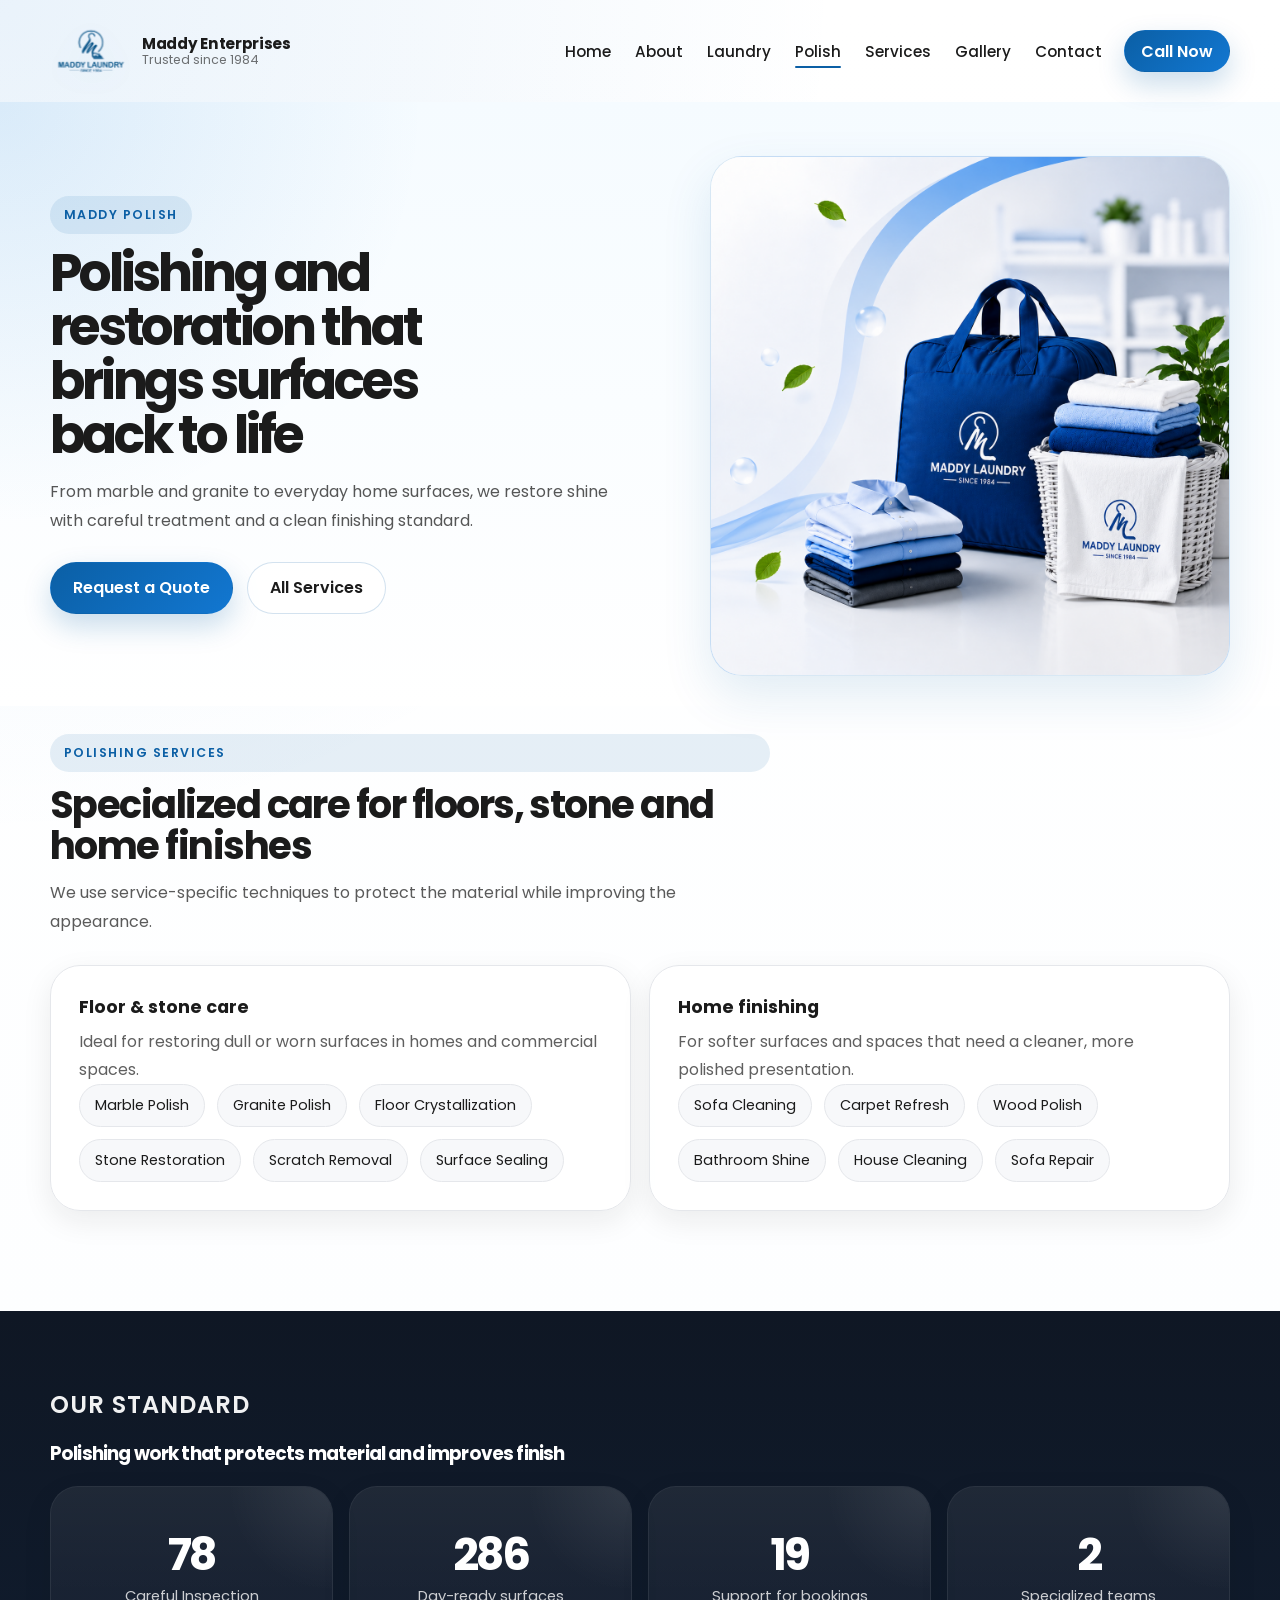
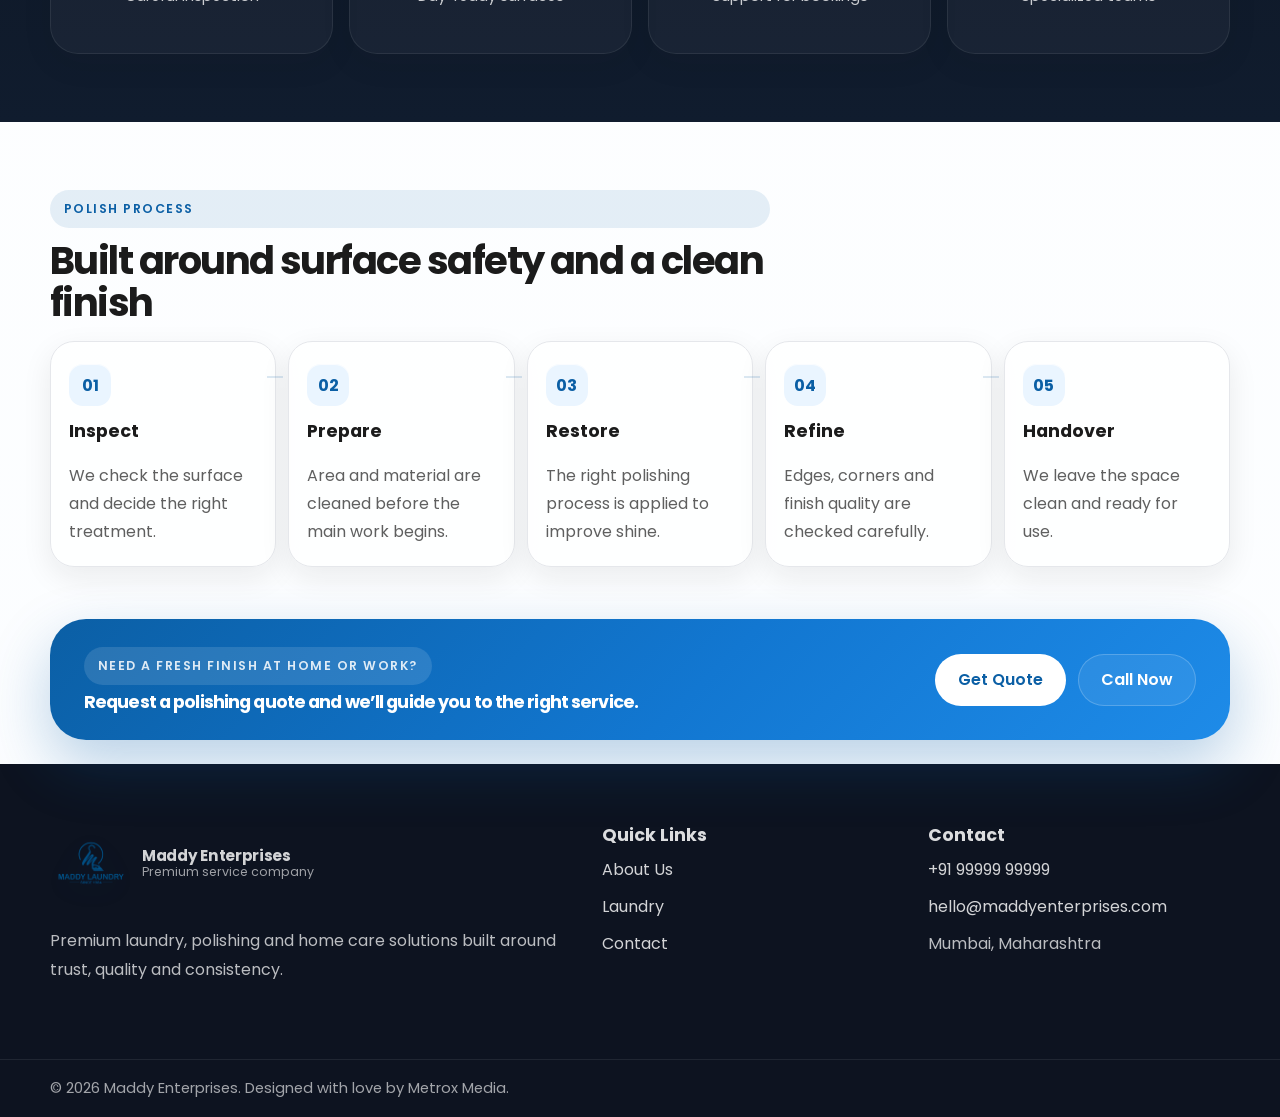
<file: polish.html>
<!DOCTYPE html>
<html lang="en">
<head>
  <meta charset="UTF-8" />
  <meta name="viewport" content="width=device-width, initial-scale=1.0" />
  <meta name="description" content="Explore professional polishing and surface restoration services from Maddy Polish." />
  <title>Maddy Polish Services</title>
  <link rel="preconnect" href="https://fonts.googleapis.com" />
  <link rel="preconnect" href="https://fonts.gstatic.com" crossorigin />
  <link href="https://fonts.googleapis.com/css2?family=Poppins:wght@300;400;500;600;700&display=swap" rel="stylesheet" />
  <link rel="stylesheet" href="css/style.css" />
</head>
<body>
  <header class="site-header" id="top">
    <nav class="navbar container" aria-label="Primary">
      <a class="brand" href="index.html" aria-label="Maddy Enterprises home">
        <img src="Assets/Final%20Logo.png" alt="Maddy Enterprises logo" class="brand__logo" />
        <span class="brand__text">
          <strong>Maddy Enterprises</strong>
          <small>Trusted since 1984</small>
        </span>
      </a>
      <button class="nav-toggle" aria-expanded="false" aria-controls="nav-menu" aria-label="Toggle navigation">
        <span></span><span></span><span></span>
      </button>
      <div class="nav-wrap" id="nav-menu">
        <ul class="nav-links">
          <li><a href="index.html">Home</a></li>
          <li><a href="about.html">About</a></li>
          <li><a href="laundry.html">Laundry</a></li>
          <li><a href="polish.html">Polish</a></li>
          <li><a href="services.html">Services</a></li>
          <li><a href="gallery.html">Gallery</a></li>
          <li><a href="contact.html">Contact</a></li>
        </ul>
        <a class="btn btn--primary btn--small btn-ripple" href="tel:+919999999999">Call Now</a>
      </div>
    </nav>
  </header>

  <main>
    <section class="page-hero section">
      <div class="container page-hero__grid">
        <div class="page-hero__content reveal reveal--left">
          <span class="badge">Maddy Polish</span>
          <h1>Polishing and restoration that brings surfaces back to life</h1>
          <p>
            From marble and granite to everyday home surfaces, we restore shine with careful treatment and a clean finishing standard.
          </p>
          <div class="hero__actions">
            <a class="btn btn--primary btn-ripple" href="contact.html">Request a Quote</a>
            <a class="btn btn--ghost btn-ripple" href="services.html">All Services</a>
          </div>
        </div>
        <div class="page-hero__visual reveal reveal--right">
          <div class="page-hero__panel">
            <img src="Assets/HS1.png" alt="Polishing service visual" />
          </div>
        </div>
      </div>
    </section>

    <section class="brands section">
      <div class="container">
        <div class="section-heading reveal">
          <span class="eyebrow">Polishing Services</span>
          <h2>Specialized care for floors, stone and home finishes</h2>
          <p>We use service-specific techniques to protect the material while improving the appearance.</p>
        </div>

        <div class="service-columns">
          <article class="service-group reveal reveal--left">
            <h3>Floor &amp; stone care</h3>
            <p>Ideal for restoring dull or worn surfaces in homes and commercial spaces.</p>
            <div class="service-grid">
              <span class="service-item">Marble Polish</span>
              <span class="service-item">Granite Polish</span>
              <span class="service-item">Floor Crystallization</span>
              <span class="service-item">Stone Restoration</span>
              <span class="service-item">Scratch Removal</span>
              <span class="service-item">Surface Sealing</span>
            </div>
          </article>

          <article class="service-group reveal reveal--right">
            <h3>Home finishing</h3>
            <p>For softer surfaces and spaces that need a cleaner, more polished presentation.</p>
            <div class="service-grid">
              <span class="service-item">Sofa Cleaning</span>
              <span class="service-item">Carpet Refresh</span>
              <span class="service-item">Wood Polish</span>
              <span class="service-item">Bathroom Shine</span>
              <span class="service-item">House Cleaning</span>
              <span class="service-item">Sofa Repair</span>
            </div>
          </article>
        </div>
      </div>
    </section>

    <section class="choose section section--dark">
      <div class="container">
        <div class="section-heading section-heading--light reveal">
          <span class="eyebrow eyebrow--light">Our Standard</span>
          <h2>Polishing work that protects material and improves finish</h2>
        </div>
        <div class="counter-grid">
          <article class="counter-card reveal">
            <span class="counter" data-count="100">0</span>
            <p>Careful Inspection</p>
          </article>
          <article class="counter-card reveal">
            <span class="counter" data-count="365">0</span>
            <p>Day-ready surfaces</p>
          </article>
          <article class="counter-card reveal">
            <span class="counter" data-count="24">0</span>
            <p>Support for bookings</p>
          </article>
          <article class="counter-card reveal">
            <span class="counter" data-count="2">0</span>
            <p>Specialized teams</p>
          </article>
        </div>
      </div>
    </section>

    <section class="process section">
      <div class="container">
        <div class="section-heading reveal">
          <span class="eyebrow">Polish Process</span>
          <h2>Built around surface safety and a clean finish</h2>
        </div>
        <div class="timeline">
          <article class="timeline-step reveal">
            <span>01</span>
            <h3>Inspect</h3>
            <p>We check the surface and decide the right treatment.</p>
          </article>
          <article class="timeline-step reveal">
            <span>02</span>
            <h3>Prepare</h3>
            <p>Area and material are cleaned before the main work begins.</p>
          </article>
          <article class="timeline-step reveal">
            <span>03</span>
            <h3>Restore</h3>
            <p>The right polishing process is applied to improve shine.</p>
          </article>
          <article class="timeline-step reveal">
            <span>04</span>
            <h3>Refine</h3>
            <p>Edges, corners and finish quality are checked carefully.</p>
          </article>
          <article class="timeline-step reveal">
            <span>05</span>
            <h3>Handover</h3>
            <p>We leave the space clean and ready for use.</p>
          </article>
        </div>
      </div>
    </section>

    <section class="cta section">
      <div class="container cta__box reveal">
        <div>
          <span class="eyebrow eyebrow--light">Need a fresh finish at home or work?</span>
          <h2>Request a polishing quote and we’ll guide you to the right service.</h2>
        </div>
        <div class="cta__actions">
          <a class="btn btn--light btn-ripple" href="contact.html">Get Quote</a>
          <a class="btn btn--ghost btn--ghost-light btn-ripple" href="tel:+919999999999">Call Now</a>
        </div>
      </div>
    </section>
  </main>

  <footer class="site-footer">
    <div class="container footer-grid">
      <div>
        <a class="brand brand--footer" href="index.html">
          <img src="Assets/Final%20Logo.png" alt="Maddy Enterprises logo" class="brand__logo" />
          <span class="brand__text">
            <strong>Maddy Enterprises</strong>
            <small>Premium service company</small>
          </span>
        </a>
        <p>Premium laundry, polishing and home care solutions built around trust, quality and consistency.</p>
      </div>
      <div>
        <h3>Quick Links</h3>
        <ul>
          <li><a href="about.html">About Us</a></li>
          <li><a href="laundry.html">Laundry</a></li>
          <li><a href="contact.html">Contact</a></li>
        </ul>
      </div>
      <div>
        <h3>Contact</h3>
        <ul>
          <li><a href="tel:+919999999999">+91 99999 99999</a></li>
          <li><a href="mailto:hello@maddyenterprises.com">hello@maddyenterprises.com</a></li>
          <li><span>Mumbai, Maharashtra</span></li>
        </ul>
      </div>
    </div>
    <div class="footer-bottom">
      <div class="container">
        <p>&copy; 2026 Maddy Enterprises. Designed with love by Metrox Media.</p>
      </div>
    </div>
  </footer>

  <script src="js/script.js"></script>
</body>
</html>
</file>
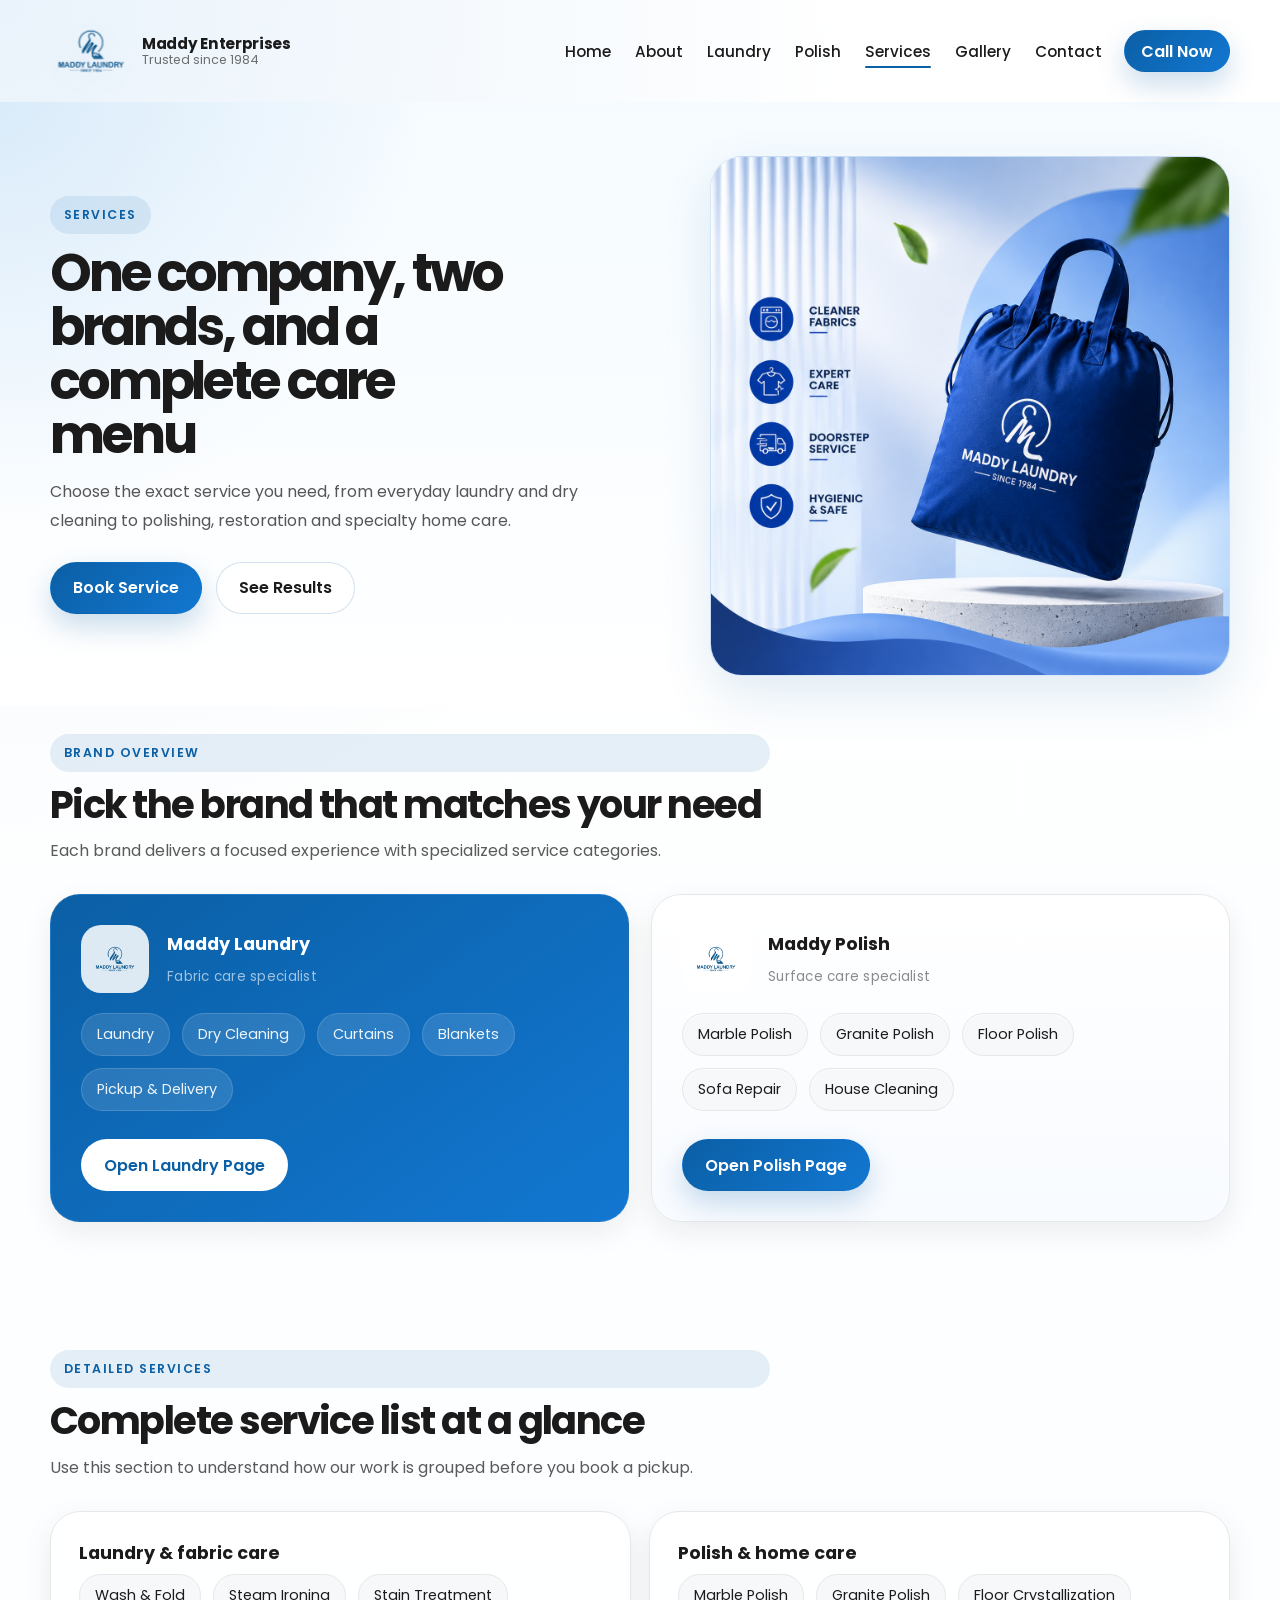
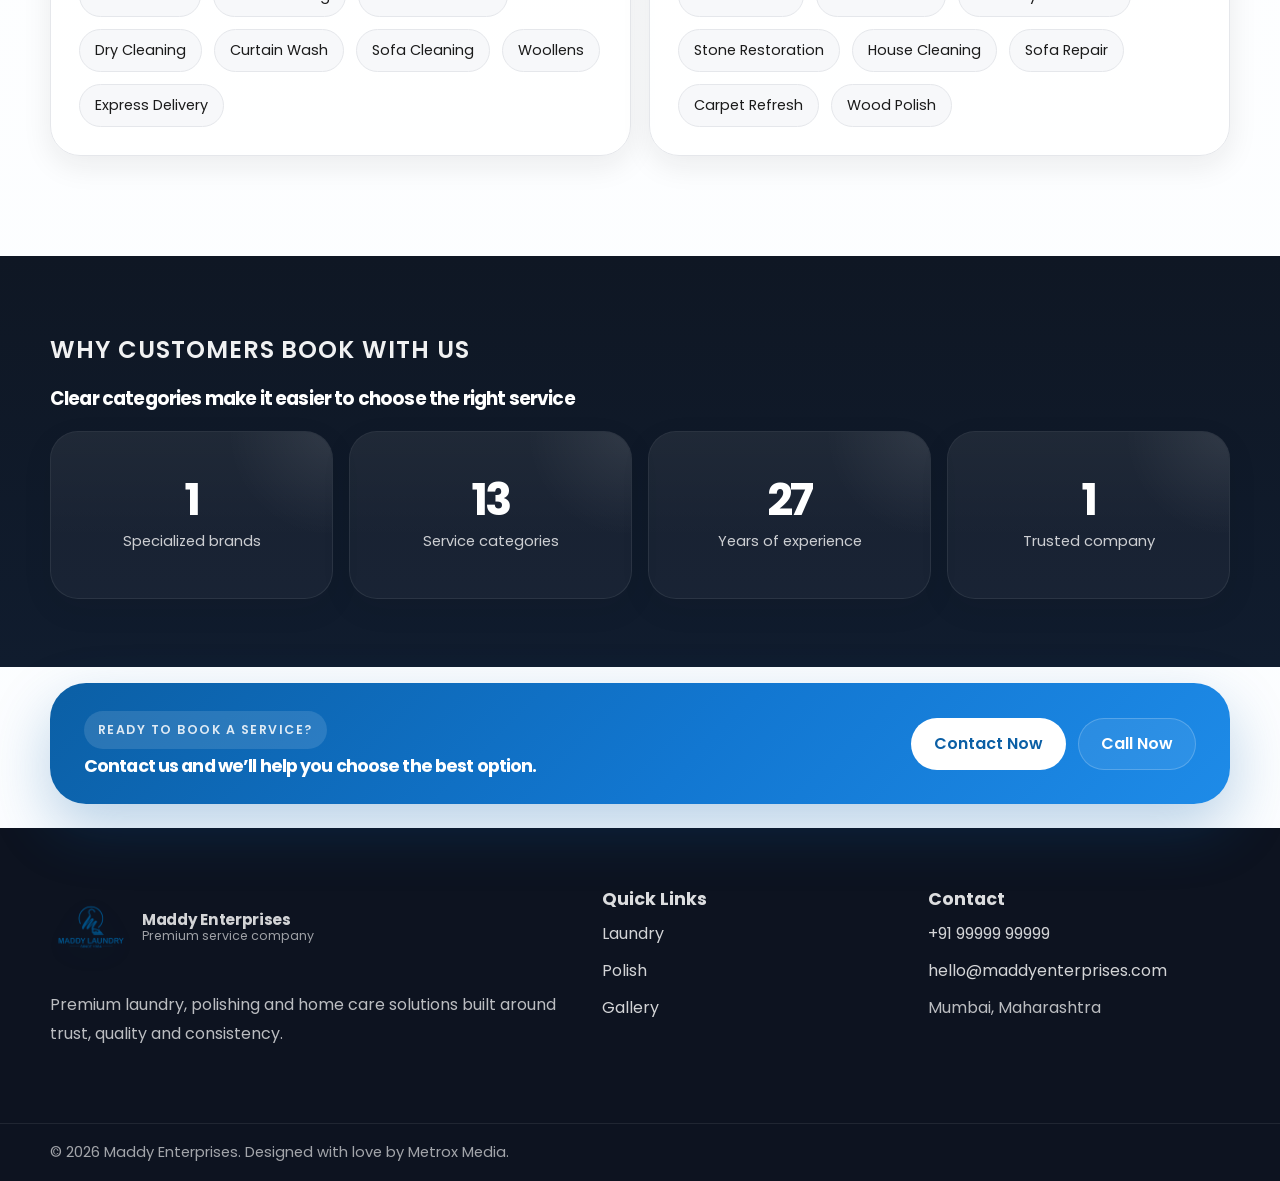
<file: services.html>
<!DOCTYPE html>
<html lang="en">
<head>
  <meta charset="UTF-8" />
  <meta name="viewport" content="width=device-width, initial-scale=1.0" />
  <meta name="description" content="View the full range of laundry, polishing and home care services from Maddy Enterprises." />
  <title>Maddy Enterprises Services</title>
  <link rel="preconnect" href="https://fonts.googleapis.com" />
  <link rel="preconnect" href="https://fonts.gstatic.com" crossorigin />
  <link href="https://fonts.googleapis.com/css2?family=Poppins:wght@300;400;500;600;700&display=swap" rel="stylesheet" />
  <link rel="stylesheet" href="css/style.css" />
</head>
<body>
  <header class="site-header" id="top">
    <nav class="navbar container" aria-label="Primary">
      <a class="brand" href="index.html" aria-label="Maddy Enterprises home">
        <img src="Assets/Final%20Logo.png" alt="Maddy Enterprises logo" class="brand__logo" />
        <span class="brand__text">
          <strong>Maddy Enterprises</strong>
          <small>Trusted since 1984</small>
        </span>
      </a>
      <button class="nav-toggle" aria-expanded="false" aria-controls="nav-menu" aria-label="Toggle navigation">
        <span></span><span></span><span></span>
      </button>
      <div class="nav-wrap" id="nav-menu">
        <ul class="nav-links">
          <li><a href="index.html">Home</a></li>
          <li><a href="about.html">About</a></li>
          <li><a href="laundry.html">Laundry</a></li>
          <li><a href="polish.html">Polish</a></li>
          <li><a href="services.html">Services</a></li>
          <li><a href="gallery.html">Gallery</a></li>
          <li><a href="contact.html">Contact</a></li>
        </ul>
        <a class="btn btn--primary btn--small btn-ripple" href="tel:+919999999999">Call Now</a>
      </div>
    </nav>
  </header>

  <main>
    <section class="page-hero section">
      <div class="container page-hero__grid">
        <div class="page-hero__content reveal reveal--left">
          <span class="badge">Services</span>
          <h1>One company, two brands, and a complete care menu</h1>
          <p>
            Choose the exact service you need, from everyday laundry and dry cleaning to polishing, restoration and specialty home care.
          </p>
          <div class="hero__actions">
            <a class="btn btn--primary btn-ripple" href="contact.html">Book Service</a>
            <a class="btn btn--ghost btn-ripple" href="gallery.html">See Results</a>
          </div>
        </div>
        <div class="page-hero__visual reveal reveal--right">
          <div class="page-hero__panel">
            <img src="Assets/HS2.png" alt="Service overview visual" />
          </div>
        </div>
      </div>
    </section>

    <section class="brands section">
      <div class="container">
        <div class="section-heading reveal">
          <span class="eyebrow">Brand Overview</span>
          <h2>Pick the brand that matches your need</h2>
          <p>Each brand delivers a focused experience with specialized service categories.</p>
        </div>

        <div class="brand-cards">
          <article class="brand-card brand-card--blue reveal reveal--left">
            <div class="brand-card__top">
              <img src="Assets/Final%20Logo.png" alt="Maddy Laundry logo" />
              <div>
                <h3>Maddy Laundry</h3>
                <p class="brand-card__subtitle">Fabric care specialist</p>
              </div>
            </div>
            <div class="service-tags">
              <span>Laundry</span><span>Dry Cleaning</span><span>Curtains</span><span>Blankets</span><span>Pickup &amp; Delivery</span>
            </div>
            <a class="btn btn--light btn-ripple" href="laundry.html">Open Laundry Page</a>
          </article>

          <article class="brand-card brand-card--white reveal reveal--right">
            <div class="brand-card__top">
              <img src="Assets/Final%20Logo.png" alt="Maddy Polish logo" />
              <div>
                <h3>Maddy Polish</h3>
                <p class="brand-card__subtitle">Surface care specialist</p>
              </div>
            </div>
            <div class="service-tags">
              <span>Marble Polish</span><span>Granite Polish</span><span>Floor Polish</span><span>Sofa Repair</span><span>House Cleaning</span>
            </div>
            <a class="btn btn--primary btn-ripple" href="polish.html">Open Polish Page</a>
          </article>
        </div>
      </div>
    </section>

    <section class="brands section">
      <div class="container">
        <div class="section-heading reveal">
          <span class="eyebrow">Detailed Services</span>
          <h2>Complete service list at a glance</h2>
          <p>Use this section to understand how our work is grouped before you book a pickup.</p>
        </div>

        <div class="service-columns">
          <article class="service-group reveal reveal--left">
            <h3>Laundry &amp; fabric care</h3>
            <div class="service-grid">
              <span class="service-item">Wash &amp; Fold</span>
              <span class="service-item">Steam Ironing</span>
              <span class="service-item">Stain Treatment</span>
              <span class="service-item">Dry Cleaning</span>
              <span class="service-item">Curtain Wash</span>
              <span class="service-item">Sofa Cleaning</span>
              <span class="service-item">Woollens</span>
              <span class="service-item">Express Delivery</span>
            </div>
          </article>

          <article class="service-group reveal reveal--right">
            <h3>Polish &amp; home care</h3>
            <div class="service-grid">
              <span class="service-item">Marble Polish</span>
              <span class="service-item">Granite Polish</span>
              <span class="service-item">Floor Crystallization</span>
              <span class="service-item">Stone Restoration</span>
              <span class="service-item">House Cleaning</span>
              <span class="service-item">Sofa Repair</span>
              <span class="service-item">Carpet Refresh</span>
              <span class="service-item">Wood Polish</span>
            </div>
          </article>
        </div>
      </div>
    </section>

    <section class="choose section section--dark">
      <div class="container">
        <div class="section-heading section-heading--light reveal">
          <span class="eyebrow eyebrow--light">Why Customers Book With Us</span>
          <h2>Clear categories make it easier to choose the right service</h2>
        </div>
        <div class="counter-grid">
          <article class="counter-card reveal">
            <span class="counter" data-count="2">0</span>
            <p>Specialized brands</p>
          </article>
          <article class="counter-card reveal">
            <span class="counter" data-count="20">0</span>
            <p>Service categories</p>
          </article>
          <article class="counter-card reveal">
            <span class="counter" data-count="40">0</span>
            <p>Years of experience</p>
          </article>
          <article class="counter-card reveal">
            <span class="counter" data-count="1">0</span>
            <p>Trusted company</p>
          </article>
        </div>
      </div>
    </section>

    <section class="cta section">
      <div class="container cta__box reveal">
        <div>
          <span class="eyebrow eyebrow--light">Ready to book a service?</span>
          <h2>Contact us and we’ll help you choose the best option.</h2>
        </div>
        <div class="cta__actions">
          <a class="btn btn--light btn-ripple" href="contact.html">Contact Now</a>
          <a class="btn btn--ghost btn--ghost-light btn-ripple" href="tel:+919999999999">Call Now</a>
        </div>
      </div>
    </section>
  </main>

  <footer class="site-footer">
    <div class="container footer-grid">
      <div>
        <a class="brand brand--footer" href="index.html">
          <img src="Assets/Final%20Logo.png" alt="Maddy Enterprises logo" class="brand__logo" />
          <span class="brand__text">
            <strong>Maddy Enterprises</strong>
            <small>Premium service company</small>
          </span>
        </a>
        <p>Premium laundry, polishing and home care solutions built around trust, quality and consistency.</p>
      </div>
      <div>
        <h3>Quick Links</h3>
        <ul>
          <li><a href="laundry.html">Laundry</a></li>
          <li><a href="polish.html">Polish</a></li>
          <li><a href="gallery.html">Gallery</a></li>
        </ul>
      </div>
      <div>
        <h3>Contact</h3>
        <ul>
          <li><a href="tel:+919999999999">+91 99999 99999</a></li>
          <li><a href="mailto:hello@maddyenterprises.com">hello@maddyenterprises.com</a></li>
          <li><span>Mumbai, Maharashtra</span></li>
        </ul>
      </div>
    </div>
    <div class="footer-bottom">
      <div class="container">
        <p>&copy; 2026 Maddy Enterprises. Designed with love by Metrox Media.</p>
      </div>
    </div>
  </footer>

  <script src="js/script.js"></script>
</body>
</html>
</file>
<file: css/style.css>
:root {
  --primary: #0b5fa5;
  --secondary: #1277d1;
  --light-blue: #eaf5ff;
  --dark: #1b1b1b;
  --white: #ffffff;
  --grey: #f7f8fa;
  --border: #e5e7eb;
  --accent: #28c76f;
  --shadow: 0 20px 50px rgba(11, 95, 165, 0.12);
  --shadow-soft: 0 10px 30px rgba(27, 27, 27, 0.08);
  --radius-xl: 32px;
  --radius-lg: 24px;
  --radius-md: 18px;
  --radius-sm: 14px;
  --container: 1180px;
}

*,
*::before,
*::after {
  box-sizing: border-box;
}

html {
  scroll-behavior: smooth;
}

body {
  margin: 0;
  font-family: "Poppins", sans-serif;
  color: var(--dark);
  background:
    radial-gradient(circle at top left, rgba(18, 119, 209, 0.09), transparent 28%),
    linear-gradient(180deg, #ffffff 0%, #fbfdff 100%);
}

img {
  max-width: 100%;
  display: block;
}

a {
  color: inherit;
  text-decoration: none;
}

button,
input,
textarea {
  font: inherit;
}

.container {
  width: min(calc(100% - 32px), var(--container));
  margin-inline: auto;
}

.section {
  padding: 100px 0;
}

.section--tight {
  padding: 42px 0 72px;
}

.page-hero {
  padding: 54px 0 30px;
  background:
    radial-gradient(circle at top left, rgba(18, 119, 209, 0.12), transparent 30%),
    linear-gradient(180deg, #f5fbff 0%, #ffffff 100%);
}

.page-hero__grid {
  display: grid;
  grid-template-columns: minmax(0, 1.02fr) minmax(320px, 0.98fr);
  gap: 32px;
  align-items: center;
}

.page-hero__content {
  max-width: 760px;
}

.page-hero__content h1 {
  margin: 12px 0 14px;
  font-size: clamp(2.3rem, 4.1vw, 4.2rem);
  line-height: 1.03;
  letter-spacing: -0.06em;
  max-width: 14ch;
}

.page-hero__content p {
  max-width: 58ch;
  font-size: 1rem;
  line-height: 1.8;
  color: rgba(27, 27, 27, 0.74);
}

.page-hero__visual {
  display: flex;
  justify-content: flex-end;
}

.page-hero__panel {
  width: min(100%, 520px);
  min-height: 340px;
  overflow: hidden;
  border-radius: 32px;
  border: 1px solid rgba(11, 95, 165, 0.12);
  box-shadow: var(--shadow);
  background: linear-gradient(180deg, #f5fbff 0%, #dfeeff 100%);
}

.page-hero__panel--stack {
  padding: 28px;
  display: grid;
  align-content: center;
}

.page-hero__panel img {
  width: 100%;
  height: 100%;
  object-fit: cover;
}

.trustbar.section--tight {
  padding-top: 18px;
  padding-bottom: 18px;
}

.about.section {
  padding-top: 22px;
  padding-bottom: 28px;
}

.brands.section {
  padding-top: 28px;
}

.hero-banner {
  width: 100%;
  padding-top: 0;
  padding-bottom: 0;
}

.hero-banner__frame {
  position: relative;
  margin: 0;
  border-radius: 0;
  overflow: hidden;
  width: 100vw;
  margin-left: calc(50% - 50vw);
  box-shadow: none;
  border: 0;
  background: linear-gradient(180deg, #eaf5ff, #ffffff);
}

.hero-banner__picture {
  display: block;
  width: 100%;
}

.hero-banner__image {
  width: 100%;
  height: auto;
  object-fit: cover;
  object-position: center center;
}

.section--dark {
  background: linear-gradient(180deg, #0f1724 0%, #101c2e 100%);
  color: var(--white);
}

.choose.section {
  padding-top: 76px;
  padding-bottom: 68px;
}

.site-header {
  position: sticky;
  top: 0;
  z-index: 1000;
  transition: background 0.3s ease, box-shadow 0.3s ease, backdrop-filter 0.3s ease;
}

.site-header.is-scrolled {
  background: rgba(255, 255, 255, 0.92);
  backdrop-filter: blur(16px);
  box-shadow: 0 8px 30px rgba(27, 27, 27, 0.08);
}

.navbar {
  position: relative;
  display: flex;
  align-items: center;
  justify-content: space-between;
  gap: 20px;
  padding: 10px 0;
}

.brand {
  display: inline-flex;
  align-items: center;
  gap: 10px;
}

.brand__logo {
  width: 82px;
  height: 82px;
  object-fit: contain;
  flex-shrink: 0;
  padding: 0;
  border-radius: 0;
  background: transparent;
  box-shadow: none;
  filter: drop-shadow(0 6px 14px rgba(11, 95, 165, 0.08));
  transform: scale(1.08);
  transform-origin: center;
}

.brand__text {
  display: flex;
  flex-direction: column;
  line-height: 1.1;
}

.brand__text strong {
  font-size: 0.95rem;
  letter-spacing: -0.02em;
}

.brand__text small {
  font-size: 0.78rem;
  color: rgba(27, 27, 27, 0.62);
}

.nav-wrap {
  display: flex;
  align-items: center;
  gap: 22px;
}

.nav-links {
  display: flex;
  align-items: center;
  gap: 24px;
  list-style: none;
  margin: 0;
  padding: 0;
}

.nav-links a {
  position: relative;
  font-size: 0.95rem;
  font-weight: 500;
  padding: 6px 0;
}

.nav-links a::after {
  content: "";
  position: absolute;
  left: 0;
  bottom: 0;
  width: 100%;
  height: 2px;
  border-radius: 999px;
  background: var(--primary);
  transform: scaleX(0);
  transform-origin: left;
  transition: transform 0.25s ease;
}

.nav-links a:hover::after,
.nav-links a:focus-visible::after {
  transform: scaleX(1);
}

.nav-links a.is-active::after,
.nav-links a[aria-current="page"]::after {
  transform: scaleX(1);
}

.nav-toggle {
  display: none;
  width: 50px;
  height: 50px;
  border: 1px solid var(--border);
  border-radius: 50%;
  background: var(--white);
  cursor: pointer;
}

.nav-toggle span {
  display: block;
  width: 20px;
  height: 2px;
  margin: 4px auto;
  border-radius: 999px;
  background: var(--dark);
  transition: transform 0.25s ease, opacity 0.25s ease;
}

.btn {
  display: inline-flex;
  align-items: center;
  justify-content: center;
  gap: 10px;
  min-height: 52px;
  padding: 0 22px;
  border-radius: 999px;
  border: 1px solid transparent;
  font-weight: 600;
  transition: transform 0.25s ease, box-shadow 0.25s ease, background 0.25s ease, color 0.25s ease;
  position: relative;
  overflow: hidden;
}

.btn:hover {
  transform: translateY(-2px);
}

.btn--primary {
  color: var(--white);
  background: linear-gradient(135deg, var(--primary), var(--secondary));
  box-shadow: 0 12px 28px rgba(11, 95, 165, 0.22);
}

.btn--ghost {
  background: rgba(255, 255, 255, 0.7);
  color: var(--dark);
  border-color: rgba(11, 95, 165, 0.18);
}

.btn--ghost-light {
  background: rgba(255, 255, 255, 0.08);
  color: var(--white);
  border-color: rgba(255, 255, 255, 0.2);
}

.btn--light {
  background: var(--white);
  color: var(--primary);
}

.btn--small {
  min-height: 42px;
  padding: 0 16px;
}

.btn--full {
  width: 100%;
}

.hero {
  position: relative;
  overflow: visible;
  padding-top: 34px;
  padding-bottom: 18px;
  background:
    radial-gradient(circle at top left, rgba(18, 119, 209, 0.15), transparent 34%),
  linear-gradient(180deg, #eff8ff 0%, #ffffff 78%);
}

.hero__bg-shape {
  position: absolute;
  border-radius: 999px;
  pointer-events: none;
  opacity: 0.8;
}

.hero__bg-shape--one {
  top: 24px;
  right: 8%;
  width: 220px;
  height: 220px;
  background: radial-gradient(circle, rgba(18, 119, 209, 0.14), transparent 70%);
}

.hero__bg-shape--two {
  left: -50px;
  bottom: 0;
  width: 180px;
  height: 180px;
  background: radial-gradient(circle, rgba(40, 199, 111, 0.12), transparent 68%);
}

.hero__grid {
  display: grid;
  grid-template-columns: minmax(0, 1.05fr) minmax(340px, 0.95fr);
  gap: 42px;
  align-items: start;
  min-height: auto;
  padding: 30px 0 30px;
}

.hero__content {
  max-width: 760px;
  padding-top: 4px;
}

.hero__content h1 {
  margin: 12px 0 14px;
  font-size: clamp(1.85rem, 2.15vw, 2.75rem);
  line-height: 1.04;
  letter-spacing: -0.05em;
  max-width: 15.5ch;
}

.hero__headline-main {
  display: block;
  white-space: nowrap;
  color: var(--primary);
  margin-bottom: 0.08em;
}

.hero__headline-sub {
  display: block;
  white-space: nowrap;
  color: var(--dark);
}

.hero__content p {
  max-width: 58ch;
  font-size: 0.98rem;
  line-height: 1.75;
  color: rgba(27, 27, 27, 0.76);
}

.badge,
.eyebrow {
  display: inline-flex;
  align-items: center;
  gap: 8px;
  padding: 10px 14px;
  border-radius: 999px;
  font-size: 0.78rem;
  font-weight: 600;
  letter-spacing: 0.12em;
  text-transform: uppercase;
  background: rgba(11, 95, 165, 0.1);
  color: var(--primary);
}

.eyebrow--light {
  background: rgba(255, 255, 255, 0.12);
  color: rgba(255, 255, 255, 0.85);
}

.hero__actions {
  display: flex;
  flex-wrap: wrap;
  gap: 14px;
  margin: 26px 0 22px;
}

.hero__highlights {
  display: grid;
  grid-template-columns: repeat(3, minmax(0, 1fr));
  gap: 14px;
  max-width: 520px;
}

.hero__highlights div,
.trust-card,
.mini-card,
.service-group,
.counter-card,
.timeline-step,
.testimonial-card,
.accordion details,
.contact-form,
.contact-info,
.brand-card {
  border: 1px solid var(--border);
  background: rgba(255, 255, 255, 0.86);
  box-shadow: var(--shadow-soft);
}

.hero__highlights div {
  border-radius: var(--radius-md);
  padding: 14px 16px;
}

.hero__highlights strong {
  display: block;
  font-size: 1.2rem;
}

.hero__highlights span {
  color: rgba(27, 27, 27, 0.62);
  font-size: 0.88rem;
}

.hero__visual {
  display: flex;
  justify-content: flex-end;
  padding-top: 8px;
}

.hero__image {
  width: min(100%, 480px);
  height: auto;
  display: block;
  border-radius: 28px;
  box-shadow: 0 26px 60px rgba(11, 95, 165, 0.12);
  object-fit: cover;
  background: transparent;
}

.trustbar__grid,
.brand-cards,
.service-columns,
.counter-grid,
.contact-grid {
  display: grid;
  gap: 18px;
}

.trustbar__grid {
  grid-template-columns: repeat(4, minmax(0, 1fr));
}

.trust-card {
  border-radius: 22px;
  padding: 22px;
  display: flex;
  align-items: center;
  gap: 16px;
  min-height: 100px;
}

.trust-card__icon {
  flex: 0 0 auto;
  width: 48px;
  height: 48px;
  border-radius: 16px;
  display: grid;
  place-items: center;
  background: var(--light-blue);
  color: var(--primary);
}

.trust-card__icon svg {
  width: 22px;
  height: 22px;
  fill: currentColor;
}

.trust-card strong {
  font-size: 0.98rem;
}

.two-col {
  display: grid;
  grid-template-columns: 0.95fr 1.05fr;
  gap: 48px;
  align-items: center;
}

.placeholder-image {
  position: relative;
  min-height: 560px;
  border-radius: 32px;
  overflow: hidden;
  background:
    radial-gradient(circle at 25% 20%, rgba(18, 119, 209, 0.18), transparent 32%),
    radial-gradient(circle at 80% 70%, rgba(40, 199, 111, 0.16), transparent 26%),
    linear-gradient(180deg, #f5fbff 0%, #e8f2ff 100%);
  border: 1px solid rgba(11, 95, 165, 0.12);
  box-shadow: var(--shadow);
}

.placeholder-image__media {
  width: 100%;
  height: 100%;
  display: block;
  object-fit: cover;
  object-position: center;
}

.placeholder-image__media--about {
  padding: 0;
  object-fit: cover;
}

.placeholder-image__label {
  position: absolute;
  left: 24px;
  top: 24px;
  padding: 10px 14px;
  border-radius: 999px;
  background: rgba(255, 255, 255, 0.78);
  font-size: 0.9rem;
  font-weight: 600;
}

.placeholder-image__glow {
  position: absolute;
  inset: auto 10% 12% auto;
  width: 240px;
  height: 240px;
  border-radius: 50%;
  background: rgba(255, 255, 255, 0.45);
  filter: blur(8px);
}

.section-heading {
  display: grid;
  gap: 12px;
  margin-bottom: 28px;
  max-width: 720px;
}

.section-heading--split {
  margin-bottom: 24px;
  max-width: 860px;
}

.section-heading--split h2 {
  font-size: clamp(1.2rem, 1.25vw, 1.7rem);
  line-height: 1.05;
  letter-spacing: -0.04em;
  white-space: nowrap;
}

.section-heading h2,
.section-copy h2,
.contact-info h2,
.cta__box h2 {
  margin: 0;
  font-size: clamp(2rem, 3vw, 3.3rem);
  line-height: 1.08;
  letter-spacing: -0.04em;
}

.section-heading p,
.section-copy p,
.contact-info p {
  margin: 0;
  color: rgba(27, 27, 27, 0.72);
  line-height: 1.8;
}

.about-grid {
  display: grid;
  grid-template-columns: 0.92fr 1.08fr;
  gap: 34px;
  align-items: center;
}

.about-visual {
  position: relative;
}

.about-visual__badge {
  position: absolute;
  left: 22px;
  top: 22px;
  z-index: 2;
  padding: 10px 14px;
  border-radius: 999px;
  background: rgba(255, 255, 255, 0.84);
  box-shadow: var(--shadow-soft);
  font-size: 0.82rem;
  font-weight: 600;
  color: var(--primary);
}

.placeholder-image--about {
  min-height: 420px;
  background: transparent;
  border: 0;
  box-shadow: none;
}

.section-copy h3 {
  margin: 0 0 14px;
  font-size: 1.35rem;
  letter-spacing: -0.03em;
}

.about-points {
  display: grid;
  gap: 14px;
  margin: 22px 0 24px;
}

.about-point {
  padding: 16px 18px;
  border-radius: 18px;
  border: 1px solid var(--border);
  background: rgba(255, 255, 255, 0.82);
  box-shadow: var(--shadow-soft);
}

.about-point strong {
  display: block;
  margin-bottom: 4px;
  font-size: 0.98rem;
}

.about-point span {
  color: rgba(27, 27, 27, 0.66);
  line-height: 1.6;
}

.mini-brand-grid {
  display: grid;
  grid-template-columns: repeat(2, minmax(0, 1fr));
  gap: 16px;
  margin-top: 24px;
}

.mini-card {
  border-radius: 22px;
  padding: 22px;
}

.mini-card h3,
.service-group h3,
.timeline-step h3,
.brand-card h3,
.testimonial-card strong,
.footer-grid h3 {
  margin: 0 0 8px;
  font-size: 1.1rem;
}

.brand-card__subtitle {
  margin: -2px 0 0;
  font-size: 0.84rem;
  letter-spacing: 0.02em;
  opacity: 0.72;
  line-height: 1.4;
}

.mini-card p,
.service-group p,
.timeline-step p,
.brand-card p,
.testimonial-card p {
  margin: 0;
  color: rgba(27, 27, 27, 0.7);
  line-height: 1.75;
}

.brand-cards {
  grid-template-columns: repeat(2, minmax(0, 1fr));
  gap: 22px;
}

.brand-card {
  border-radius: 30px;
  padding: 30px;
  transition: transform 0.3s ease, box-shadow 0.3s ease;
}

.brand-card:hover {
  transform: translateY(-8px);
  box-shadow: 0 24px 60px rgba(27, 27, 27, 0.12);
}

.brand-card--blue {
  color: var(--white);
  background: linear-gradient(145deg, #0b5fa5, #1277d1);
  border-color: rgba(255, 255, 255, 0.08);
}

.brand-card--blue p,
.brand-card--blue .service-tags span {
  color: rgba(255, 255, 255, 0.84);
}

.brand-card--white {
  background: linear-gradient(180deg, #ffffff, #f8fbff);
}

.brand-card__top {
  display: flex;
  align-items: center;
  gap: 18px;
  margin-bottom: 20px;
}

.brand-card__top img {
  width: 68px;
  height: 68px;
  object-fit: contain;
  padding: 8px;
  border-radius: 20px;
  background: rgba(255, 255, 255, 0.86);
}

.service-tags {
  display: flex;
  flex-wrap: wrap;
  gap: 12px;
  margin-bottom: 28px;
}

.service-tags span,
.service-item {
  padding: 10px 15px;
  border-radius: 999px;
  font-size: 0.9rem;
}

.brand-card--white .service-tags span,
.service-item {
  background: var(--grey);
  border: 1px solid var(--border);
}

.brand-card--blue .service-tags span {
  background: rgba(255, 255, 255, 0.12);
  border: 1px solid rgba(255, 255, 255, 0.14);
  color: rgba(255, 255, 255, 0.92);
}

.brand-card--white .service-tags span {
  box-shadow: 0 1px 0 rgba(255, 255, 255, 0.6) inset;
}

.service-columns {
  grid-template-columns: repeat(2, minmax(0, 1fr));
}

.service-group {
  border-radius: 30px;
  padding: 28px;
}

.service-grid {
  display: flex;
  flex-wrap: wrap;
  gap: 12px;
}

.section--dark .service-item,
.section--dark .counter-card {
  background: rgba(255, 255, 255, 0.04);
  border-color: rgba(255, 255, 255, 0.08);
  color: var(--white);
}

.counter-grid {
  grid-template-columns: repeat(4, minmax(0, 1fr));
  gap: 16px;
}

.counter-card {
  position: relative;
  overflow: hidden;
  border-radius: 28px;
  padding: 22px 20px;
  text-align: center;
  min-height: 168px;
  display: grid;
  align-content: center;
  gap: 8px;
  transition: transform 0.28s ease, box-shadow 0.28s ease, border-color 0.28s ease;
}

.counter-card::before {
  content: "";
  position: absolute;
  inset: 0;
  background:
    radial-gradient(circle at top right, rgba(255, 255, 255, 0.08), transparent 32%),
    linear-gradient(180deg, rgba(255, 255, 255, 0.03), transparent 65%);
  pointer-events: none;
}

.counter-card:hover {
  transform: translateY(-6px);
  border-color: rgba(255, 255, 255, 0.16);
  box-shadow: 0 20px 45px rgba(11, 95, 165, 0.18);
}

.counter {
  display: block;
  font-size: clamp(2rem, 3.5vw, 2.9rem);
  font-weight: 700;
  letter-spacing: -0.06em;
  line-height: 1;
  position: relative;
}

.counter-card p {
  margin: 0;
  color: rgba(255, 255, 255, 0.78);
  font-size: 0.92rem;
  line-height: 1.45;
  position: relative;
}

.section-heading--light {
  max-width: 680px;
  margin-bottom: 22px;
}

.choose .section-heading--light .eyebrow--light {
  background: none;
  padding: 0;
  display: block;
  margin-bottom: 10px;
  font-size: clamp(1.05rem, 2vw, 1.5rem);
  letter-spacing: 0.04em;
  text-transform: uppercase;
  color: rgba(255, 255, 255, 0.94);
}

.section-heading--light h2 {
  font-size: clamp(1.15rem, 1.45vw, 1.9rem);
  line-height: 1.12;
  letter-spacing: -0.045em;
  max-width: 14ch;
  white-space: nowrap;
}

.timeline {
  display: grid;
  grid-template-columns: repeat(5, minmax(0, 1fr));
  gap: 12px;
}

.timeline-step {
  border-radius: 24px;
  padding: 22px 18px 20px;
  position: relative;
  min-height: 190px;
  display: grid;
  align-content: start;
  gap: 10px;
  transition: transform 0.28s ease, box-shadow 0.28s ease;
}

.timeline-step:hover {
  transform: translateY(-5px);
  box-shadow: 0 18px 40px rgba(27, 27, 27, 0.1);
}

.timeline-step::after {
  content: "";
  position: absolute;
  top: 34px;
  right: -8px;
  width: 16px;
  height: 2px;
  background: rgba(11, 95, 165, 0.14);
}

.timeline-step:last-child::after {
  display: none;
}

.timeline-step span {
  display: inline-flex;
  width: 42px;
  height: 42px;
  border-radius: 14px;
  align-items: center;
  justify-content: center;
  background: var(--light-blue);
  color: var(--primary);
  font-weight: 700;
  box-shadow: inset 0 1px 0 rgba(255, 255, 255, 0.75);
}

.timeline-step h3 {
  margin-top: 2px;
}

.timeline-step p {
  max-width: 22ch;
}

.process.section {
  padding-top: 68px;
  padding-bottom: 36px;
}

.process .section-heading {
  margin-bottom: 18px;
}

.cta__box {
  display: flex;
  align-items: center;
  justify-content: space-between;
  gap: 24px;
  padding: 28px 34px;
  border-radius: 36px;
  background: linear-gradient(135deg, #0b5fa5 0%, #1277d1 55%, #1e8be8 100%);
  color: var(--white);
  box-shadow: 0 24px 60px rgba(11, 95, 165, 0.28);
}

.cta.section {
  padding-top: 16px;
  padding-bottom: 24px;
}

.cta__box h2 {
  font-size: clamp(1.1rem, 1.35vw, 1.75rem);
  line-height: 1.08;
  letter-spacing: -0.05em;
  max-width: none;
  white-space: nowrap;
  margin-top: 8px;
}

.contact.section {
  padding-top: 24px;
}

.cta__box p {
  color: rgba(255, 255, 255, 0.82);
}

.cta__actions {
  display: flex;
  gap: 12px;
  flex-wrap: wrap;
}

.carousel {
  overflow: hidden;
}

.carousel__track {
  display: grid;
  grid-auto-flow: column;
  grid-auto-columns: minmax(280px, 1fr);
  gap: 16px;
  transition: transform 0.55s ease;
}

.testimonial-card {
  border-radius: 24px;
  padding: 26px;
}

.testimonial-card__avatar {
  width: 62px;
  height: 62px;
  margin-bottom: 14px;
  border-radius: 50%;
  background:
    radial-gradient(circle at 30% 30%, rgba(255, 255, 255, 0.86), rgba(18, 119, 209, 0.25)),
    linear-gradient(135deg, #eaf5ff, #cfe6ff);
}

.testimonial-card span {
  display: inline-block;
  margin-bottom: 14px;
  color: #f5a623;
  letter-spacing: 0.08em;
}

.accordion {
  display: grid;
  gap: 12px;
}

.accordion details {
  border-radius: 20px;
  padding: 18px 20px;
}

.accordion summary {
  cursor: pointer;
  list-style: none;
  font-weight: 600;
}

.accordion summary::-webkit-details-marker {
  display: none;
}

.accordion p {
  margin: 14px 0 0;
  color: rgba(27, 27, 27, 0.72);
  line-height: 1.75;
}

.contact-grid {
  grid-template-columns: 0.9fr 1.1fr;
  align-items: start;
}

.gallery-grid {
  display: grid;
  grid-template-columns: repeat(3, minmax(0, 1fr));
  gap: 18px;
}

.gallery-card {
  position: relative;
  min-height: 280px;
  overflow: hidden;
  border-radius: 28px;
  margin: 0;
  border: 1px solid var(--border);
  box-shadow: var(--shadow-soft);
  background: linear-gradient(180deg, #f7fbff 0%, #e6f1ff 100%);
}

.gallery-card img {
  width: 100%;
  height: 100%;
  object-fit: cover;
}

.gallery-card__overlay {
  position: absolute;
  inset: auto 0 0;
  padding: 18px 18px 16px;
  display: grid;
  gap: 4px;
  color: var(--white);
  background: linear-gradient(180deg, transparent 0%, rgba(7, 16, 28, 0.82) 100%);
}

.gallery-card__overlay strong {
  font-size: 1rem;
}

.gallery-card__overlay span {
  font-size: 0.88rem;
  color: rgba(255, 255, 255, 0.82);
}

.contact-info,
.contact-form {
  border-radius: 30px;
  padding: 30px;
}

.contact-list {
  display: grid;
  gap: 16px;
  margin-top: 24px;
}

.contact-list div {
  display: grid;
  gap: 6px;
  padding-bottom: 14px;
  border-bottom: 1px solid var(--border);
}

.contact-list strong {
  font-size: 0.8rem;
  text-transform: uppercase;
  letter-spacing: 0.12em;
  color: rgba(27, 27, 27, 0.54);
}

.contact-list a {
  color: var(--primary);
  font-weight: 600;
}

.contact-form {
  display: grid;
  gap: 16px;
}

.field-row {
  display: grid;
  grid-template-columns: repeat(2, minmax(0, 1fr));
  gap: 14px;
}

.contact-form label {
  display: grid;
  gap: 8px;
  font-size: 0.94rem;
  font-weight: 500;
}

.contact-form input,
.contact-form textarea {
  width: 100%;
  border: 1px solid var(--border);
  border-radius: 18px;
  padding: 16px 18px;
  background: var(--grey);
  outline: none;
  transition: border-color 0.2s ease, box-shadow 0.2s ease;
}

.contact-form input:focus,
.contact-form textarea:focus {
  border-color: rgba(11, 95, 165, 0.5);
  box-shadow: 0 0 0 4px rgba(11, 95, 165, 0.08);
}

.site-footer {
  background: #0d1320;
  color: rgba(255, 255, 255, 0.86);
}

.footer-grid {
  display: grid;
  grid-template-columns: 1.4fr 0.8fr 0.8fr;
  gap: 24px;
  padding: 58px 0;
}

.brand--footer .brand__text small {
  color: rgba(255, 255, 255, 0.6);
}

.footer-grid p,
.footer-grid li {
  line-height: 1.8;
  color: rgba(255, 255, 255, 0.72);
}

.footer-grid ul {
  list-style: none;
  margin: 0;
  padding: 0;
  display: grid;
  gap: 8px;
}

.footer-grid a {
  color: rgba(255, 255, 255, 0.82);
}

.footer-bottom {
  border-top: 1px solid rgba(255, 255, 255, 0.08);
}

.footer-bottom p {
  margin: 0;
  padding: 18px 0;
  font-size: 0.92rem;
  color: rgba(255, 255, 255, 0.62);
}

.reveal {
  opacity: 0;
  transform: translateY(24px);
  transition: opacity 0.7s ease, transform 0.7s ease;
}

.reveal--left {
  transform: translateX(-24px);
}

.reveal--right {
  transform: translateX(24px);
}

.reveal.is-visible {
  opacity: 1;
  transform: translate(0, 0);
}

@keyframes float {
  0%, 100% { transform: translateY(0); }
  50% { transform: translateY(-14px); }
}

.btn-ripple .ripple {
  position: absolute;
  border-radius: 50%;
  transform: scale(0);
  animation: ripple 0.6s linear;
  background: rgba(255, 255, 255, 0.45);
  pointer-events: none;
}

@keyframes ripple {
  to {
    transform: scale(4);
    opacity: 0;
  }
}

@media (max-width: 1100px) {
  .hero-banner__frame {
    min-height: 0;
  }

  .hero__grid,
  .page-hero__grid,
  .about-grid,
  .two-col,
  .contact-grid,
  .footer-grid {
    grid-template-columns: 1fr;
  }

  .timeline {
    grid-template-columns: repeat(2, minmax(0, 1fr));
  }

  .trustbar__grid,
  .counter-grid,
  .brand-cards,
  .service-columns,
  .gallery-grid {
    grid-template-columns: repeat(2, minmax(0, 1fr));
  }

  .hero__grid {
    gap: 28px;
    padding: 24px 0 24px;
    align-items: start;
  }

  .hero__visual {
    justify-content: flex-start;
    padding-top: 0;
  }

  .page-hero__visual {
    justify-content: flex-start;
  }

  .hero__image {
    width: min(100%, 460px);
  }

  .about-grid {
    gap: 26px;
  }

  .choose.section {
    padding-top: 62px;
    padding-bottom: 58px;
  }

  .counter-grid {
    gap: 14px;
  }

  .counter-card {
    min-height: 150px;
    padding: 20px 18px;
  }

  .timeline {
    gap: 10px;
  }

  .timeline-step {
    min-height: 170px;
    padding: 20px 16px 18px;
  }

  .process.section {
    padding-top: 56px;
    padding-bottom: 28px;
  }

  .placeholder-image--about {
    min-height: 340px;
  }
}

@media (max-width: 760px) {
  .section {
    padding: 76px 0;
  }

  .hero-banner {
    padding-top: 0;
    padding-bottom: 0;
  }

  .trustbar.section--tight {
    padding-top: 10px;
    padding-bottom: 10px;
  }

  .about.section {
    padding-top: 20px;
    padding-bottom: 20px;
  }

  .brands.section {
    padding-top: 18px;
  }

  .hero-banner__frame {
    border-radius: 0;
    width: 100%;
    margin-left: 0;
  }

  .navbar {
    padding: 12px 0;
  }

  .brand__logo {
    width: 84px;
    height: 84px;
    transform: scale(1.2);
  }

  .hero__bg-shape {
    display: none;
  }

  .nav-toggle {
    display: inline-grid;
    place-items: center;
  }

  .nav-wrap {
    position: absolute;
    top: calc(100% + 12px);
    left: 16px;
    right: 16px;
    display: grid;
    gap: 16px;
    padding: 18px;
    border-radius: 24px;
    background: rgba(255, 255, 255, 0.96);
    box-shadow: var(--shadow-soft);
    opacity: 0;
    pointer-events: none;
    transform: translateY(-8px);
    transition: opacity 0.2s ease, transform 0.2s ease;
  }

  .nav-wrap.is-open {
    opacity: 1;
    pointer-events: auto;
    transform: translateY(0);
  }

  .nav-links {
    flex-direction: column;
    align-items: flex-start;
    gap: 14px;
  }

  .hero__grid,
  .about-grid,
  .brand-cards,
  .service-columns,
  .trustbar__grid,
  .counter-grid,
  .timeline,
  .mini-brand-grid,
  .field-row {
    grid-template-columns: 1fr;
  }

  .hero__content h1 {
    max-width: 100%;
    font-size: clamp(1.8rem, 7vw, 2.6rem);
    line-height: 1.08;
  }

  .hero__headline-main,
  .hero__headline-sub {
    white-space: normal;
  }

  .page-hero__content h1 {
    max-width: 100%;
  }

  .page-hero__panel {
    width: 100%;
    min-height: 280px;
  }

  .hero__headline-main {
    margin-bottom: 0.1em;
  }

  .hero__visual {
    justify-content: stretch;
  }

  .hero__image {
    width: 100%;
    max-width: 420px;
  }

  .section-heading--split {
    margin-bottom: 24px;
  }

  .section-heading--split h2 {
    white-space: normal;
  }

  .about-points {
    margin: 18px 0 22px;
  }

  .choose.section {
    padding-top: 54px;
    padding-bottom: 48px;
  }

  .section-heading--light {
    margin-bottom: 18px;
  }

  .section-heading--light h2 {
    font-size: clamp(1.45rem, 6vw, 2rem);
    white-space: normal;
  }

  .counter-grid {
    gap: 12px;
  }

  .counter-card {
    min-height: 136px;
    padding: 18px 16px;
    border-radius: 22px;
  }

  .placeholder-image--about {
    min-height: 280px;
  }

  .hero__highlights {
    grid-template-columns: 1fr;
  }

  .gallery-grid {
    grid-template-columns: 1fr;
  }

  .process.section {
    padding-top: 48px;
    padding-bottom: 22px;
  }

  .process .section-heading {
    margin-bottom: 14px;
  }

  .cta__box {
    padding: 24px 20px;
    flex-direction: column;
    align-items: flex-start;
  }

  .cta.section {
    padding-top: 12px;
    padding-bottom: 22px;
  }

  .cta__box h2 {
    font-size: clamp(1.2rem, 5.5vw, 1.8rem);
    white-space: normal;
    margin-top: 6px;
  }

  .cta__box h2 {
    font-size: clamp(1.2rem, 5.5vw, 1.8rem);
    max-width: 100%;
    margin-top: 6px;
  }

  .contact.section {
    padding-top: 22px;
  }

  .timeline-step::after {
    display: none;
  }

  .timeline-step {
    min-height: auto;
  }

  .placeholder-image {
    min-height: 360px;
  }
}
</file>
